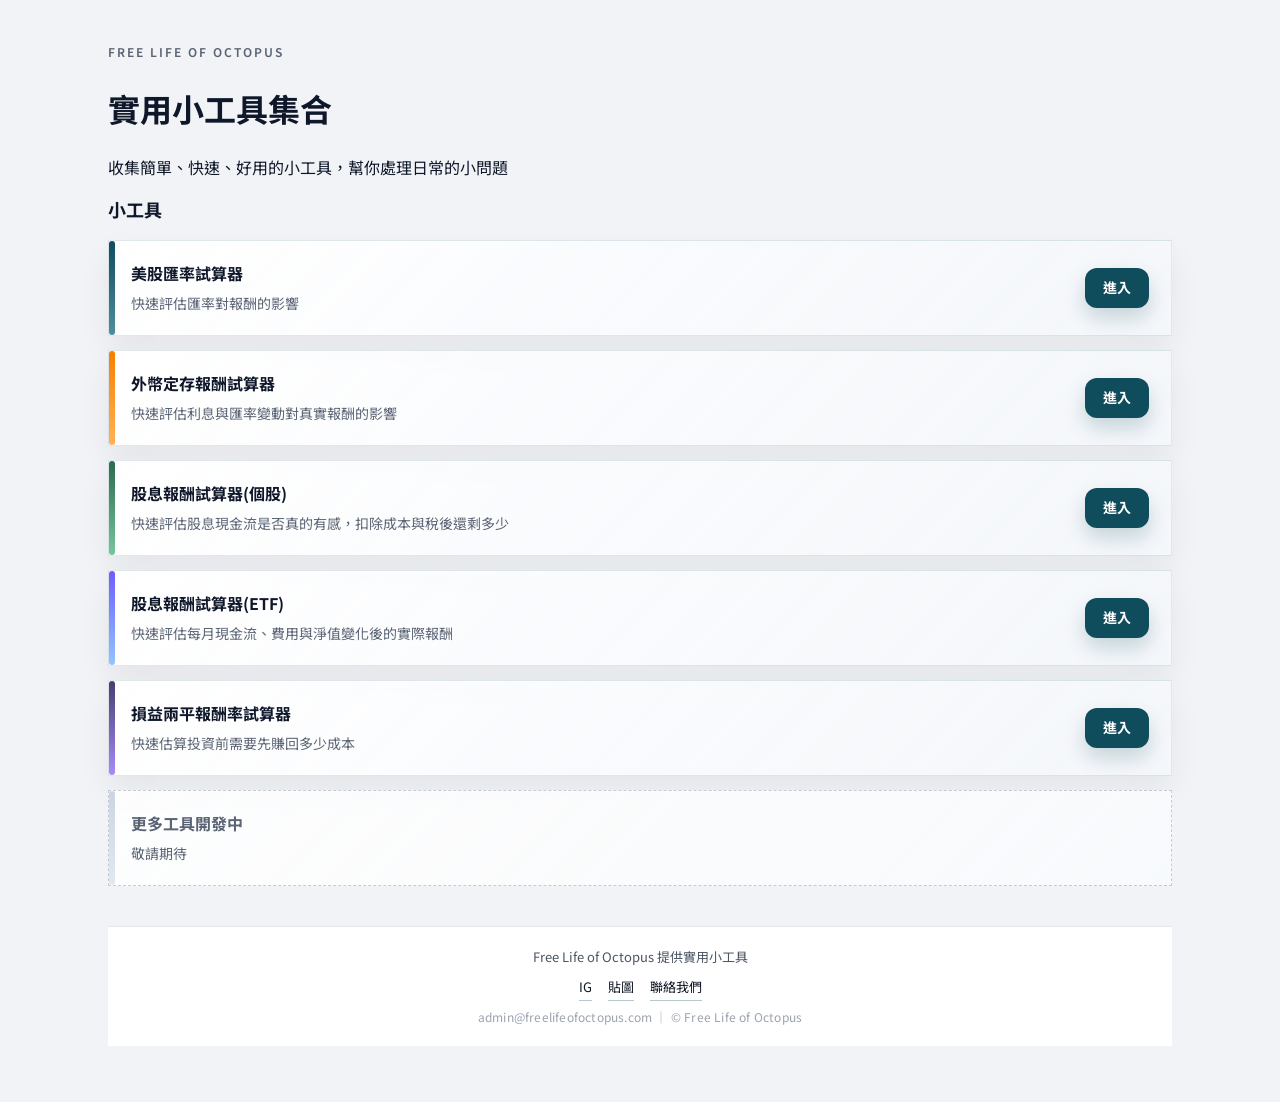
<file: index.html>
﻿<!DOCTYPE html>
<html lang="zh-Hant">
<head>
  <meta charset="UTF-8" />
  <meta name="viewport" content="width=device-width, initial-scale=1.0">

  <title>freelifeofoctopus｜實用小工具集合</title>
  <meta name="description" content="freelifeofoctopus 提供簡單實用的小工具，幫你快速解決日常問題，包含美股匯率試算器、外幣定存報酬試算器、股息報酬試算器、ETF 配息報酬試算器與損益兩平報酬率試算器">
  <meta name="keywords" content="freelifeofoctopus, 小工具, 線上工具, 美股匯率試算器, 外幣定存報酬試算器, 股息報酬試算器, ETF配息報酬試算器, 損益兩平報酬率試算器, 匯率試算, 配息試算, 實用工具">
  <meta name="author" content="Free Life of Octopus">
  <meta name="robots" content="index, follow">

  <link rel="canonical" href="https://freelifeofoctopus.com/">

  <meta property="og:type" content="website">
  <meta property="og:title" content="freelifeofoctopus｜實用小工具集合">
  <meta property="og:description" content="收集各種簡單實用的小工具，幫助你快速完成查詢、試算與判斷">
  <meta property="og:url" content="https://freelifeofoctopus.com/">
  <meta property="og:site_name" content="Free Life of Octopus">
  <meta property="og:locale" content="zh_TW">
  <meta property="og:image" content="https://freelifeofoctopus.com/usdstocktool/assets/images/og-image.png">

  <meta name="twitter:card" content="summary_large_image">
  <meta name="twitter:title" content="freelifeofoctopus｜實用小工具集合">
  <meta name="twitter:description" content="收集各種簡單實用的小工具，包含美股匯率試算器、外幣定存報酬試算器、股息報酬試算器、ETF 配息報酬試算器與損益兩平報酬率試算器">
  <meta name="twitter:image" content="https://freelifeofoctopus.com/usdstocktool/assets/images/og-image.png">

  <link rel="preconnect" href="https://fonts.googleapis.com">
  <link rel="preconnect" href="https://fonts.gstatic.com" crossorigin>
  <link
    href="https://fonts.googleapis.com/css2?family=Noto+Sans+TC:wght@400;500;700&family=Sora:wght@500;600;700&display=swap"
    rel="stylesheet">

  <link rel="stylesheet" href="./assets/css/common.css" />
  <link rel="icon" href="./usdstocktool/assets/images/favicon.ico">
</head>

<body>
  <div class="page">
    <header class="site-header">
      <div>
        <p class="eyebrow">FREE LIFE OF OCTOPUS</p>
        <h1>實用小工具集合</h1>
        <p class="lead">收集簡單、快速、好用的小工具，幫你處理日常的小問題</p>
      </div>
    </header>

    <main>
      <section class="card home-section">
        <h3>小工具</h3>

        <div class="tool-list">
          <div class="card tool-card">
            <div class="tool-card__body">
              <div class="tool-card__title">美股匯率試算器</div>
              <p class="muted tool-card__desc tool-card__desc--tight">
                快速評估匯率對報酬的影響
              </p>
            </div>
            <a class="button" href="usdstocktool/index.html">進入</a>
          </div>

          <div class="card tool-card">
            <div class="tool-card__body">
              <div class="tool-card__title">外幣定存報酬試算器</div>
              <p class="muted tool-card__desc tool-card__desc--tight">
                快速評估利息與匯率變動對真實報酬的影響
              </p>
            </div>
            <a class="button" href="forex-deposit-tool/index.html">進入</a>
          </div>

          <div class="card tool-card">
            <div class="tool-card__body">
              <div class="tool-card__title">股息報酬試算器(個股)</div>
              <p class="muted tool-card__desc tool-card__desc--tight">
                快速評估股息現金流是否真的有感，扣除成本與稅後還剩多少
              </p>
            </div>
            <a class="button" href="dividend-return-calculator/index.html">進入</a>
          </div>

          <div class="card tool-card">
            <div class="tool-card__body">
              <div class="tool-card__title">股息報酬試算器(ETF)</div>
              <p class="muted tool-card__desc tool-card__desc--tight">
                快速評估每月現金流、費用與淨值變化後的實際報酬
              </p>
            </div>
            <a class="button" href="etf-dividend-return-calculator/index.html">進入</a>
          </div>

          <div class="card tool-card">
            <div class="tool-card__body">
              <div class="tool-card__title">損益兩平報酬率試算器</div>
              <p class="muted tool-card__desc tool-card__desc--tight">
                快速估算投資前需要先賺回多少成本
              </p>
            </div>
            <a class="button" href="break-even-return-calculator/index.html">進入</a>
          </div>

          <div class="card tool-card tool-card--disabled">
            <div class="tool-card__body">
              <div class="tool-card__title">更多工具開發中</div>
              <p class="muted tool-card__desc tool-card__desc--tight">
                敬請期待
              </p>
            </div>
          </div>
        </div>
      </section>
    </main>

    <footer class="site-footer">
      <div class="footer-inner">
        <p class="footer-text">
          Free Life of Octopus 提供實用小工具
        </p>

        <nav class="footer-links" aria-label="Footer">
          <a href="https://www.instagram.com/freelifeofoctopus?igsh=cWptYXM2am94bjlo" target="_blank"
            rel="noopener noreferrer">IG</a>
          <a href="https://line.me/S/shop/sticker/author/5177699/new?lang=zh-Hant&utm_source=gnsh_staut" target="_blank"
            rel="noopener noreferrer">貼圖</a>
          <a href="https://mail.google.com/mail/?view=cm&to=admin@freelifeofoctopus.com&su=網站回饋" target="_blank"
            rel="noopener noreferrer">聯絡我們</a>
        </nav>

        <p class="footer-meta">
          admin@freelifeofoctopus.com ｜ © Free Life of Octopus
        </p>
      </div>
    </footer>
  </div>
</body>
</html>
</file>
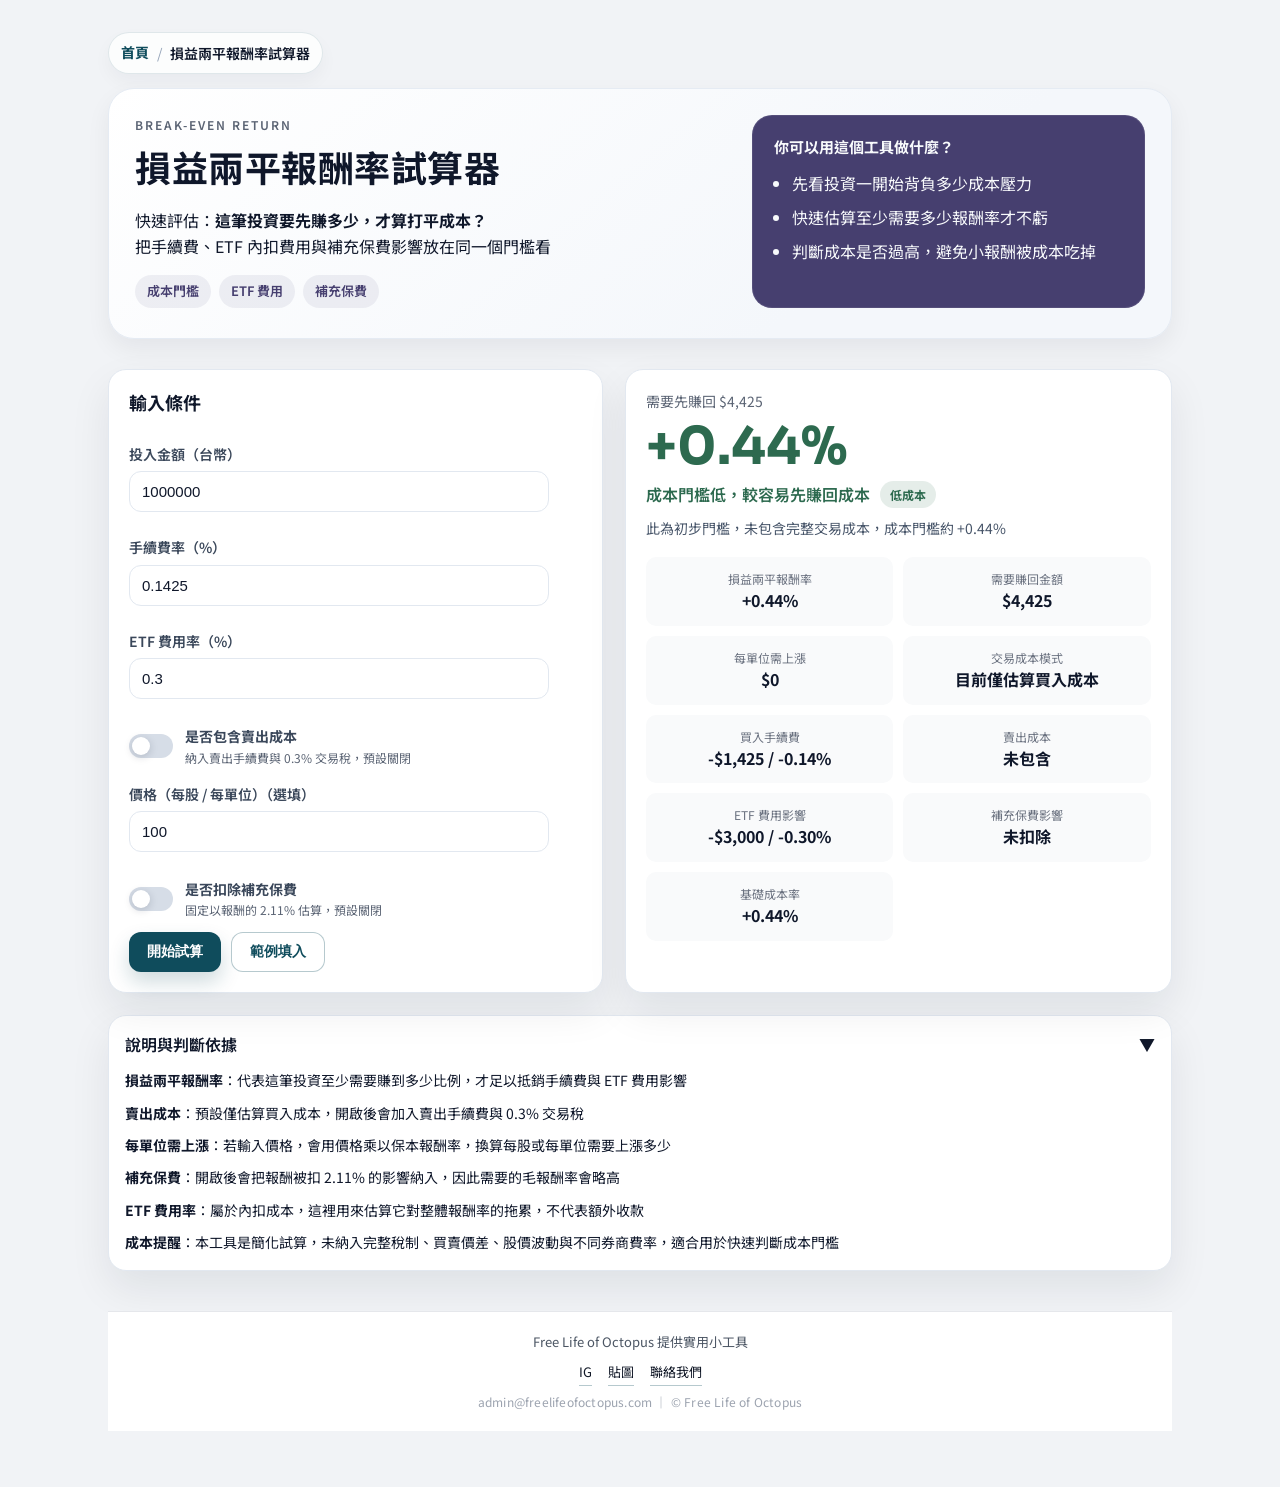
<file: break-even-return-calculator/index.html>
<!DOCTYPE html>
<html lang="zh-Hant">
<head>
    <meta charset="UTF-8" />
    <meta name="viewport" content="width=device-width, initial-scale=1.0">

    <title>損益兩平報酬率試算器｜快速估算要先賺回多少成本</title>
    <meta name="description" content="輸入投入金額、手續費率、ETF 費用率與是否扣除補充保費，快速估算投資前需要先賺回多少報酬率">
    <meta name="keywords" content="損益兩平報酬率, 投資成本, ETF費用率, 手續費試算, 補充保費, 報酬率試算">
    <meta name="author" content="Free Life of Octopus">
    <meta name="robots" content="index, follow">

    <link rel="canonical" href="https://freelifeofoctopus.com/break-even-return-calculator/">

    <meta property="og:type" content="website">
    <meta property="og:title" content="損益兩平報酬率試算器｜快速估算要先賺回多少成本">
    <meta property="og:description" content="快速判斷手續費、ETF 內扣費用與補充保費會讓投資先背上多少報酬壓力">
    <meta property="og:url" content="https://freelifeofoctopus.com/break-even-return-calculator/">
    <meta property="og:site_name" content="Free Life of Octopus">
    <meta property="og:locale" content="zh_TW">
    <meta property="og:image" content="https://freelifeofoctopus.com/usdstocktool/assets/images/og-image.png">

    <meta name="twitter:card" content="summary_large_image">
    <meta name="twitter:title" content="損益兩平報酬率試算器｜快速估算要先賺回多少成本">
    <meta name="twitter:description" content="快速估算投資成本對最低需要報酬率的影響">
    <meta name="twitter:image" content="https://freelifeofoctopus.com/usdstocktool/assets/images/og-image.png">

    <link rel="preconnect" href="https://fonts.googleapis.com">
    <link rel="preconnect" href="https://fonts.gstatic.com" crossorigin>
    <link
        href="https://fonts.googleapis.com/css2?family=Noto+Sans+TC:wght@400;500;700&family=Sora:wght@500;600;700&display=swap"
        rel="stylesheet">

    <link rel="stylesheet" href="../assets/css/common.css" />
    <link rel="stylesheet" href="./assets/css/style.css" />
    <link rel="icon" href="../usdstocktool/assets/images/favicon.ico">
</head>

<body>
    <div class="page">
        <div class="page-nav">
            <nav class="breadcrumb" aria-label="Breadcrumb">
                <a class="breadcrumb__link" href="../index.html">首頁</a>
                <span class="breadcrumb__sep" aria-hidden="true">/</span>
                <span class="breadcrumb__current">損益兩平報酬率試算器</span>
            </nav>
        </div>

        <header class="hero">
            <div class="hero-content">
                <div class="eyebrow">BREAK-EVEN RETURN</div>
                <h1>損益兩平報酬率試算器</h1>
                <p class="lead">
                    快速評估：<strong>這筆投資要先賺多少，才算打平成本？</strong><br />
                    把手續費、ETF 內扣費用與補充保費影響放在同一個門檻看
                </p>
                <div class="hero-tags">
                    <span class="tag">成本門檻</span>
                    <span class="tag">ETF 費用</span>
                    <span class="tag">補充保費</span>
                </div>
            </div>
            <div class="hero-panel">
                <div class="panel-title">你可以用這個工具做什麼？</div>
                <ul class="checklist">
                    <li>先看投資一開始背負多少成本壓力</li>
                    <li>快速估算至少需要多少報酬率才不虧</li>
                    <li>判斷成本是否過高，避免小報酬被成本吃掉</li>
                </ul>
            </div>
        </header>

        <main class="tool-layout">
            <section class="input-panel">
                <h3>輸入條件</h3>

                <div class="field">
                    <label for="twdAmount">投入金額（台幣）</label>
                    <input id="twdAmount" type="number" step="1" placeholder="例如 1000000">
                </div>

                <div class="field">
                    <label for="tradeFeeRate">手續費率（%）</label>
                    <input id="tradeFeeRate" type="number" step="0.0001" value="0.1425" placeholder="預設 0.1425">
                </div>

                <div class="field">
                    <label for="expenseRate">ETF 費用率（%）</label>
                    <input id="expenseRate" type="number" step="0.01" placeholder="例如 0.3">
                </div>

                <label class="toggle-row" for="includeSellCost">
                    <input id="includeSellCost" type="checkbox">
                    <span class="toggle-ui" aria-hidden="true"></span>
                    <span>
                        <span class="toggle-title">是否包含賣出成本</span>
                        <span class="toggle-desc">納入賣出手續費與 0.3% 交易稅，預設關閉</span>
                    </span>
                </label>

                <div class="field">
                    <label for="unitPrice">價格（每股 / 每單位）（選填）</label>
                    <input id="unitPrice" type="number" step="0.01" placeholder="例如 100">
                </div>

                <label class="toggle-row" for="useSupplementalPremium">
                    <input id="useSupplementalPremium" type="checkbox">
                    <span class="toggle-ui" aria-hidden="true"></span>
                    <span>
                        <span class="toggle-title">是否扣除補充保費</span>
                        <span class="toggle-desc">固定以報酬的 2.11% 估算，預設關閉</span>
                    </span>
                </label>

                <div class="btn-row">
                    <button id="calcBtn" type="button">開始試算</button>
                    <button id="demoBtn" type="button">範例填入</button>
                </div>
            </section>

            <section class="result-panel">
                <div class="result-top">
                    <div class="result-summary" id="resultSummary">需要先賺回 --</div>
                    <div class="result-main" id="resultMain">--</div>
                    <div class="result-status-wrap">
                        <div class="result-status" id="resultStatus">請輸入數值</div>
                        <div class="result-badge hidden" id="resultBadge"></div>
                    </div>
                    <p class="result-note" id="resultNote">輸入條件後，這裡會說明成本門檻是否偏高</p>
                </div>

                <div class="result-cards">
                    <div class="card-mini">
                        <div class="label">損益兩平報酬率</div>
                        <div class="value" id="breakEvenRate"></div>
                    </div>
                    <div class="card-mini">
                        <div class="label">需要賺回金額</div>
                        <div class="value" id="requiredReturnAmount"></div>
                    </div>
                    <div class="card-mini">
                        <div class="label">每單位需上漲</div>
                        <div class="value" id="unitPriceRise"></div>
                    </div>
                    <div class="card-mini">
                        <div class="label">交易成本模式</div>
                        <div class="value" id="costMode"></div>
                    </div>
                    <div class="card-mini">
                        <div class="label">買入手續費</div>
                        <div class="value" id="buyFeeImpact"></div>
                    </div>
                    <div class="card-mini">
                        <div class="label">賣出成本</div>
                        <div class="value" id="sellCostImpact"></div>
                    </div>
                    <div class="card-mini">
                        <div class="label">ETF 費用影響</div>
                        <div class="value" id="expenseImpact"></div>
                    </div>
                    <div class="card-mini">
                        <div class="label">補充保費影響</div>
                        <div class="value" id="premiumImpact"></div>
                    </div>
                    <div class="card-mini">
                        <div class="label">基礎成本率</div>
                        <div class="value" id="baseCostRate"></div>
                    </div>
                </div>
            </section>
        </main>

        <section class="guide-panel">
            <div class="guide-header" onclick="toggleGuide()">
                說明與判斷依據
                <span id="guideIcon">▼</span>
            </div>

            <div class="guide-content" id="guideContent">
                <p><strong>損益兩平報酬率</strong>：代表這筆投資至少需要賺到多少比例，才足以抵銷手續費與 ETF 費用影響</p>
                <p><strong>賣出成本</strong>：預設僅估算買入成本，開啟後會加入賣出手續費與 0.3% 交易稅</p>
                <p><strong>每單位需上漲</strong>：若輸入價格，會用價格乘以保本報酬率，換算每股或每單位需要上漲多少</p>
                <p><strong>補充保費</strong>：開啟後會把報酬被扣 2.11% 的影響納入，因此需要的毛報酬率會略高</p>
                <p><strong>ETF 費用率</strong>：屬於內扣成本，這裡用來估算它對整體報酬率的拖累，不代表額外收款</p>
                <p><strong>成本提醒</strong>：本工具是簡化試算，未納入完整稅制、買賣價差、股價波動與不同券商費率，適合用於快速判斷成本門檻</p>
            </div>
        </section>

        <footer class="site-footer">
            <div class="footer-inner">
                <p class="footer-text">
                    Free Life of Octopus 提供實用小工具
                </p>

                <nav class="footer-links" aria-label="Footer">
                    <a href="https://www.instagram.com/freelifeofoctopus?igsh=cWptYXM2am94bjlo" target="_blank"
                        rel="noopener noreferrer">IG</a>
                    <a href="https://line.me/S/shop/sticker/author/5177699/new?lang=zh-Hant&utm_source=gnsh_staut"
                        target="_blank" rel="noopener noreferrer">貼圖</a>
                    <a href="https://mail.google.com/mail/?view=cm&to=admin@freelifeofoctopus.com&su=網站回饋"
                        target="_blank" rel="noopener noreferrer">聯絡我們</a>
                </nav>

                <p class="footer-meta">
                    admin@freelifeofoctopus.com ｜ © Free Life of Octopus
                </p>
            </div>
        </footer>
    </div>

    <script src="./assets/js/logic.js"></script>
    <script src="./assets/js/ui.js"></script>
    <script src="./assets/js/main.js"></script>
</body>
</html>
</file>
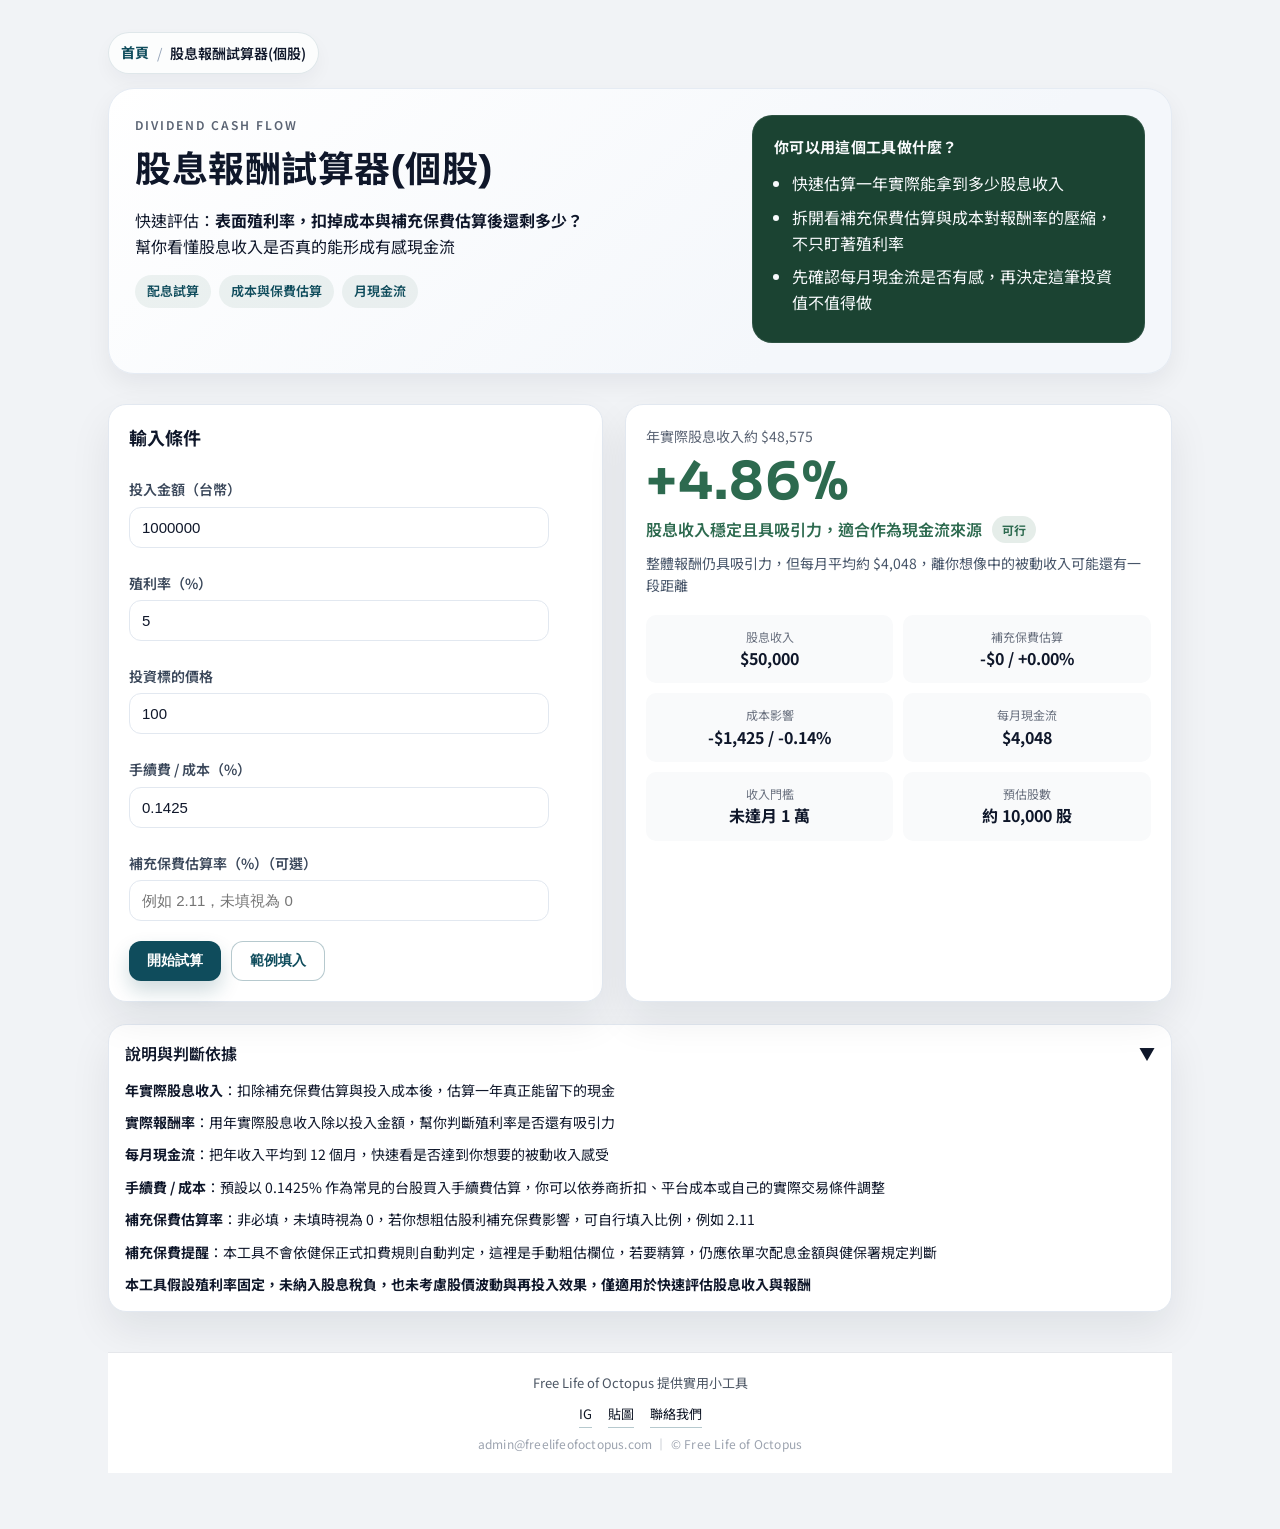
<file: dividend-return-calculator/index.html>
<!DOCTYPE html>
<html lang="zh-Hant">
<head>
    <meta charset="UTF-8" />
    <meta name="viewport" content="width=device-width, initial-scale=1.0">

    <title>股息報酬試算器(個股)｜快速評估現金流是否有感</title>
    <meta name="description" content="輸入投入金額、殖利率、成本與補充保費估算率，快速試算股息投資的年收入、每月現金流與實際報酬率">
    <meta name="keywords" content="股息, 配息, 殖利率, 股息報酬試算器(個股), 現金流, 被動收入, 投資工具">
    <meta name="author" content="Free Life of Octopus">
    <meta name="robots" content="index, follow">

    <link rel="canonical" href="https://freelifeofoctopus.com/dividend-return-calculator/">

    <meta property="og:type" content="website">
    <meta property="og:title" content="股息報酬試算器(個股)｜快速評估現金流是否有感">
    <meta property="og:description" content="不只看表面殖利率，快速判斷扣除成本與補充保費估算後，股息收入是否真的值得投入">
    <meta property="og:url" content="https://freelifeofoctopus.com/dividend-return-calculator/">
    <meta property="og:site_name" content="Free Life of Octopus">
    <meta property="og:locale" content="zh_TW">
    <meta property="og:image" content="https://freelifeofoctopus.com/usdstocktool/assets/images/og-image.png">

    <meta name="twitter:card" content="summary_large_image">
    <meta name="twitter:title" content="股息報酬試算器(個股)｜快速評估現金流是否有感">
    <meta name="twitter:description" content="快速試算股息投資的年收入、每月現金流與實際報酬率">
    <meta name="twitter:image" content="https://freelifeofoctopus.com/usdstocktool/assets/images/og-image.png">

    <link rel="preconnect" href="https://fonts.googleapis.com">
    <link rel="preconnect" href="https://fonts.gstatic.com" crossorigin>
    <link
        href="https://fonts.googleapis.com/css2?family=Noto+Sans+TC:wght@400;500;700&family=Sora:wght@500;600;700&display=swap"
        rel="stylesheet">

    <link rel="stylesheet" href="../assets/css/common.css" />
    <link rel="stylesheet" href="./assets/css/style.css" />
    <link rel="icon" href="../usdstocktool/assets/images/favicon.ico">
</head>

<body>
    <div class="page">
        <div class="page-nav">
            <nav class="breadcrumb" aria-label="Breadcrumb">
                <a class="breadcrumb__link" href="../index.html">首頁</a>
                <span class="breadcrumb__sep" aria-hidden="true">/</span>
                <span class="breadcrumb__current">股息報酬試算器(個股)</span>
            </nav>
        </div>

        <header class="hero">
            <div class="hero-content">
                <div class="eyebrow">DIVIDEND CASH FLOW</div>
                <h1>股息報酬試算器(個股)</h1>
                <p class="lead">
                    快速評估：<strong>表面殖利率，扣掉成本與補充保費估算後還剩多少？</strong><br />
                    幫你看懂股息收入是否真的能形成有感現金流
                </p>
                <div class="hero-tags">
                    <span class="tag">配息試算</span>
                    <span class="tag">成本與保費估算</span>
                    <span class="tag">月現金流</span>
                </div>
            </div>
            <div class="hero-panel">
                <div class="panel-title">你可以用這個工具做什麼？</div>
                <ul class="checklist">
                    <li>快速估算一年實際能拿到多少股息收入</li>
                    <li>拆開看補充保費估算與成本對報酬率的壓縮，不只盯著殖利率</li>
                    <li>先確認每月現金流是否有感，再決定這筆投資值不值得做</li>
                </ul>
            </div>
        </header>

        <main class="tool-layout">
            <section class="input-panel">
                <h3>輸入條件</h3>

                <div class="field">
                    <label for="twdAmount">投入金額（台幣）</label>
                    <input id="twdAmount" type="number" step="1" placeholder="例如 1000000">
                </div>

                <div class="field">
                    <label for="yieldRate">殖利率（%）</label>
                    <input id="yieldRate" type="number" step="0.01" placeholder="例如 5">
                </div>

                <div class="field">
                    <label for="stockPrice">投資標的價格</label>
                    <input id="stockPrice" type="number" step="0.01" placeholder="例如 100">
                </div>

                <div class="field">
                    <label for="feeRate">手續費 / 成本（%）</label>
                    <input id="feeRate" type="number" step="0.0001" value="0.1425" placeholder="預設 0.1425">
                </div>

                <div class="field">
                    <label for="premiumRate">補充保費估算率（%）（可選）</label>
                    <input id="premiumRate" type="number" step="0.01" placeholder="例如 2.11，未填視為 0">
                </div>

                <div class="btn-row">
                    <button id="calcBtn" type="button">開始試算</button>
                    <button id="demoBtn" type="button">範例填入</button>
                </div>
            </section>

            <section class="result-panel">
                <div class="result-top">
                    <div class="result-summary" id="resultSummary">年實際股息收入約 --</div>
                    <div class="result-main" id="resultMain">--</div>
                    <div class="result-status-wrap">
                        <div class="result-status" id="resultStatus">請輸入數值</div>
                        <div class="result-badge hidden" id="resultBadge"></div>
                    </div>
                    <p class="result-note" id="resultNote">每月平均現金流與收入門檻判斷會顯示在這裡</p>
                </div>

                <div class="result-cards">
                    <div class="card-mini">
                        <div class="label">股息收入</div>
                        <div class="value" id="grossDividend"></div>
                    </div>
                    <div class="card-mini">
                        <div class="label">補充保費估算</div>
                        <div class="value" id="premiumImpact"></div>
                    </div>
                    <div class="card-mini">
                        <div class="label">成本影響</div>
                        <div class="value" id="costImpact"></div>
                    </div>
                    <div class="card-mini">
                        <div class="label">每月現金流</div>
                        <div class="value" id="monthlyCashflow"></div>
                    </div>
                    <div class="card-mini">
                        <div class="label">收入門檻</div>
                        <div class="value" id="incomeThreshold"></div>
                    </div>
                    <div class="card-mini">
                        <div class="label">預估股數</div>
                        <div class="value" id="shareEstimate"></div>
                    </div>
                </div>
            </section>
        </main>

        <section class="guide-panel">
            <div class="guide-header" onclick="toggleGuide()">
                說明與判斷依據
                <span id="guideIcon">▼</span>
            </div>

            <div class="guide-content" id="guideContent">
                <p><strong>年實際股息收入</strong>：扣除補充保費估算與投入成本後，估算一年真正能留下的現金</p>
                <p><strong>實際報酬率</strong>：用年實際股息收入除以投入金額，幫你判斷殖利率是否還有吸引力</p>
                <p><strong>每月現金流</strong>：把年收入平均到 12 個月，快速看是否達到你想要的被動收入感受</p>
                <p><strong>手續費 / 成本</strong>：預設以 0.1425% 作為常見的台股買入手續費估算，你可以依券商折扣、平台成本或自己的實際交易條件調整</p>
                <p><strong>補充保費估算率</strong>：非必填，未填時視為 0，若你想粗估股利補充保費影響，可自行填入比例，例如 2.11</p>
                <p><strong>補充保費提醒</strong>：本工具不會依健保正式扣費規則自動判定，這裡是手動粗估欄位，若要精算，仍應依單次配息金額與健保署規定判斷</p>
                <p><strong>本工具假設殖利率固定，未納入股息稅負，也未考慮股價波動與再投入效果，僅適用於快速評估股息收入與報酬</strong></p>
            </div>
        </section>

        <footer class="site-footer">
            <div class="footer-inner">
                <p class="footer-text">
                    Free Life of Octopus 提供實用小工具
                </p>

                <nav class="footer-links" aria-label="Footer">
                    <a href="https://www.instagram.com/freelifeofoctopus?igsh=cWptYXM2am94bjlo" target="_blank"
                        rel="noopener noreferrer">IG</a>
                    <a href="https://line.me/S/shop/sticker/author/5177699/new?lang=zh-Hant&utm_source=gnsh_staut"
                        target="_blank" rel="noopener noreferrer">貼圖</a>
                    <a href="https://mail.google.com/mail/?view=cm&to=admin@freelifeofoctopus.com&su=網站回饋"
                        target="_blank" rel="noopener noreferrer">聯絡我們</a>
                </nav>

                <p class="footer-meta">
                    admin@freelifeofoctopus.com ｜ © Free Life of Octopus
                </p>
            </div>
        </footer>
    </div>

    <script src="./assets/js/logic.js"></script>
    <script src="./assets/js/ui.js"></script>
    <script src="./assets/js/main.js"></script>
</body>
</html>
</file>
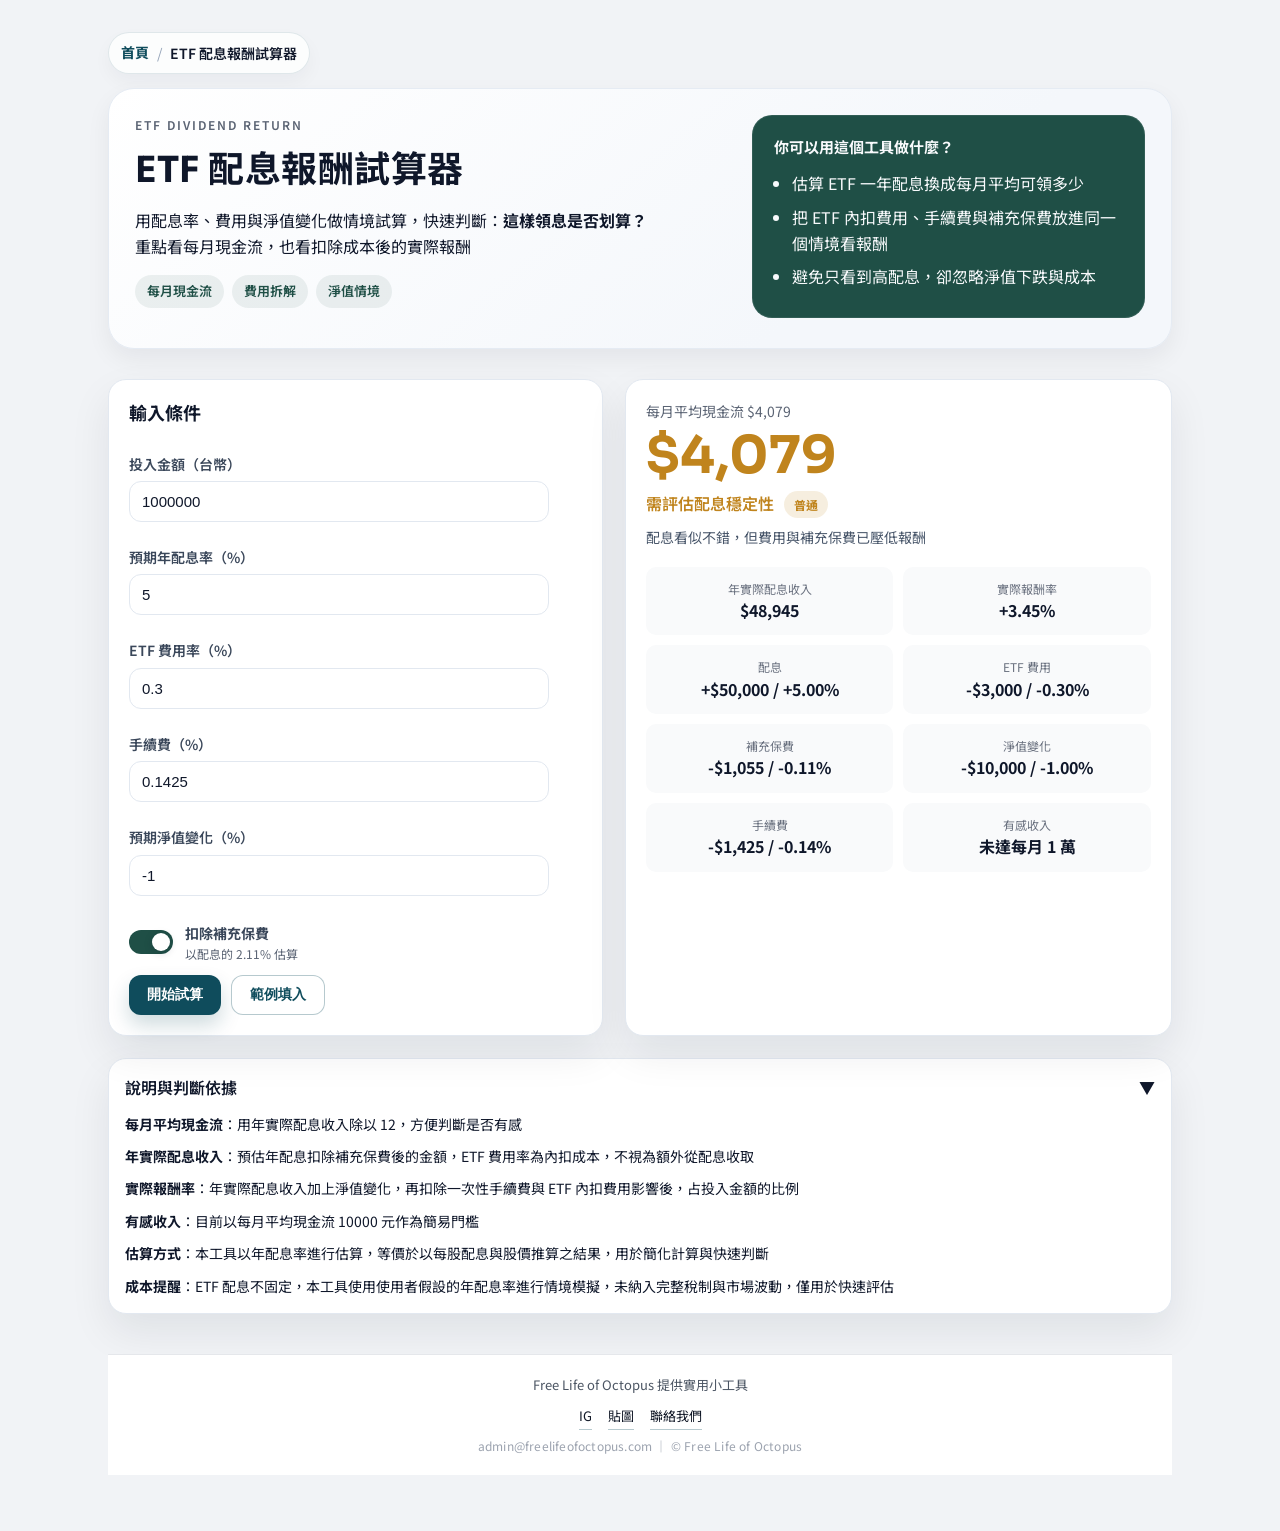
<file: etf-dividend-return-calculator/index.html>
<!DOCTYPE html>
<html lang="zh-Hant">
<head>
    <meta charset="UTF-8" />
    <meta name="viewport" content="width=device-width, initial-scale=1.0">

    <title>ETF 配息報酬試算器｜快速評估現金流與實際報酬</title>
    <meta name="description" content="輸入投入金額、預期年配息率、ETF 費用率與淨值變化，快速試算每月平均現金流與實際報酬率">
    <meta name="keywords" content="ETF配息, 配息報酬, ETF報酬率, 現金流試算, 補充保費, ETF費用率">
    <meta name="author" content="Free Life of Octopus">
    <meta name="robots" content="index, follow">

    <link rel="canonical" href="https://freelifeofoctopus.com/etf-dividend-return-calculator/">

    <meta property="og:type" content="website">
    <meta property="og:title" content="ETF 配息報酬試算器｜快速評估現金流與實際報酬">
    <meta property="og:description" content="快速判斷 ETF 配息情境是否划算，拆開看配息、費用、補充保費與淨值變化">
    <meta property="og:url" content="https://freelifeofoctopus.com/etf-dividend-return-calculator/">
    <meta property="og:site_name" content="Free Life of Octopus">
    <meta property="og:locale" content="zh_TW">
    <meta property="og:image" content="https://freelifeofoctopus.com/usdstocktool/assets/images/og-image.png">

    <meta name="twitter:card" content="summary_large_image">
    <meta name="twitter:title" content="ETF 配息報酬試算器｜快速評估現金流與實際報酬">
    <meta name="twitter:description" content="快速試算 ETF 每月平均現金流、年實際配息收入與實際報酬率">
    <meta name="twitter:image" content="https://freelifeofoctopus.com/usdstocktool/assets/images/og-image.png">

    <link rel="preconnect" href="https://fonts.googleapis.com">
    <link rel="preconnect" href="https://fonts.gstatic.com" crossorigin>
    <link
        href="https://fonts.googleapis.com/css2?family=Noto+Sans+TC:wght@400;500;700&family=Sora:wght@500;600;700&display=swap"
        rel="stylesheet">

    <link rel="stylesheet" href="../assets/css/common.css" />
    <link rel="stylesheet" href="./assets/css/style.css" />
    <link rel="icon" href="../usdstocktool/assets/images/favicon.ico">
</head>

<body>
    <div class="page">
        <div class="page-nav">
            <nav class="breadcrumb" aria-label="Breadcrumb">
                <a class="breadcrumb__link" href="../index.html">首頁</a>
                <span class="breadcrumb__sep" aria-hidden="true">/</span>
                <span class="breadcrumb__current">ETF 配息報酬試算器</span>
            </nav>
        </div>

        <header class="hero">
            <div class="hero-content">
                <div class="eyebrow">ETF DIVIDEND RETURN</div>
                <h1>ETF 配息報酬試算器</h1>
                <p class="lead">
                    用配息率、費用與淨值變化做情境試算，快速判斷：<strong>這樣領息是否划算？</strong><br />
                    重點看每月現金流，也看扣除成本後的實際報酬
                </p>
                <div class="hero-tags">
                    <span class="tag">每月現金流</span>
                    <span class="tag">費用拆解</span>
                    <span class="tag">淨值情境</span>
                </div>
            </div>
            <div class="hero-panel">
                <div class="panel-title">你可以用這個工具做什麼？</div>
                <ul class="checklist">
                    <li>估算 ETF 一年配息換成每月平均可領多少</li>
                    <li>把 ETF 內扣費用、手續費與補充保費放進同一個情境看報酬</li>
                    <li>避免只看到高配息，卻忽略淨值下跌與成本</li>
                </ul>
            </div>
        </header>

        <main class="tool-layout">
            <section class="input-panel">
                <h3>輸入條件</h3>

                <div class="field">
                    <label for="twdAmount">投入金額（台幣）</label>
                    <input id="twdAmount" type="number" step="1" placeholder="例如 1000000">
                </div>

                <div class="field">
                    <label for="dividendRate">預期年配息率（%）</label>
                    <input id="dividendRate" type="number" step="0.01" placeholder="例如 5">
                </div>

                <div class="field optional-grid">
                    <label for="expenseRate">ETF 費用率（%）</label>
                    <input id="expenseRate" type="number" step="0.01" placeholder="例如 0.3">
                </div>

                <div class="field optional-grid">
                    <label for="tradeFeeRate">手續費（%）</label>
                    <input id="tradeFeeRate" type="number" step="0.0001" value="0.1425" placeholder="預設 0.1425">
                </div>

                <div class="field optional-grid">
                    <label for="navChangeRate">預期淨值變化（%）</label>
                    <input id="navChangeRate" type="number" step="0.01" placeholder="例如 -1 或 2">
                </div>

                <label class="toggle-row" for="useSupplementalPremium">
                    <input id="useSupplementalPremium" type="checkbox">
                    <span class="toggle-ui" aria-hidden="true"></span>
                    <span>
                        <span class="toggle-title">扣除補充保費</span>
                        <span class="toggle-desc">以配息的 2.11% 估算</span>
                    </span>
                </label>

                <div class="btn-row">
                    <button id="calcBtn" type="button">開始試算</button>
                    <button id="demoBtn" type="button">範例填入</button>
                </div>
            </section>

            <section class="result-panel">
                <div class="result-top">
                    <div class="result-summary" id="resultSummary">每月平均現金流 --</div>
                    <div class="result-main" id="resultMain">--</div>
                    <div class="result-status-wrap">
                        <div class="result-status" id="resultStatus">請輸入數值</div>
                        <div class="result-badge hidden" id="resultBadge"></div>
                    </div>
                    <p class="result-note" id="resultNote">輸入情境後，這裡會說明配息是否仍有吸引力</p>
                </div>

                <div class="result-cards">
                    <div class="card-mini">
                        <div class="label">年實際配息收入</div>
                        <div class="value" id="netAnnualIncome"></div>
                    </div>
                    <div class="card-mini">
                        <div class="label">實際報酬率</div>
                        <div class="value" id="actualReturnRate"></div>
                    </div>
                    <div class="card-mini">
                        <div class="label">配息</div>
                        <div class="value" id="grossDividend"></div>
                    </div>
                    <div class="card-mini">
                        <div class="label">ETF 費用</div>
                        <div class="value" id="expenseImpact"></div>
                    </div>
                    <div class="card-mini">
                        <div class="label">補充保費</div>
                        <div class="value" id="premiumImpact"></div>
                    </div>
                    <div class="card-mini">
                        <div class="label">淨值變化</div>
                        <div class="value" id="navImpact"></div>
                    </div>
                    <div class="card-mini">
                        <div class="label">手續費</div>
                        <div class="value" id="tradeFeeImpact"></div>
                    </div>
                    <div class="card-mini">
                        <div class="label">有感收入</div>
                        <div class="value" id="incomeSignal"></div>
                    </div>
                </div>
            </section>
        </main>

        <section class="guide-panel">
            <div class="guide-header" onclick="toggleGuide()">
                說明與判斷依據
                <span id="guideIcon">▼</span>
            </div>

            <div class="guide-content" id="guideContent">
                <p><strong>每月平均現金流</strong>：用年實際配息收入除以 12，方便判斷是否有感</p>
                <p><strong>年實際配息收入</strong>：預估年配息扣除補充保費後的金額，ETF 費用率為內扣成本，不視為額外從配息收取</p>
                <p><strong>實際報酬率</strong>：年實際配息收入加上淨值變化，再扣除一次性手續費與 ETF 內扣費用影響後，占投入金額的比例</p>
                <p><strong>有感收入</strong>：目前以每月平均現金流 10000 元作為簡易門檻</p>
                <p><strong>估算方式</strong>：本工具以年配息率進行估算，等價於以每股配息與股價推算之結果，用於簡化計算與快速判斷</p>
                <p><strong>成本提醒</strong>：ETF 配息不固定，本工具使用使用者假設的年配息率進行情境模擬，未納入完整稅制與市場波動，僅用於快速評估</p>
            </div>
        </section>

        <footer class="site-footer">
            <div class="footer-inner">
                <p class="footer-text">
                    Free Life of Octopus 提供實用小工具
                </p>

                <nav class="footer-links" aria-label="Footer">
                    <a href="https://www.instagram.com/freelifeofoctopus?igsh=cWptYXM2am94bjlo" target="_blank"
                        rel="noopener noreferrer">IG</a>
                    <a href="https://line.me/S/shop/sticker/author/5177699/new?lang=zh-Hant&utm_source=gnsh_staut"
                        target="_blank" rel="noopener noreferrer">貼圖</a>
                    <a href="https://mail.google.com/mail/?view=cm&to=admin@freelifeofoctopus.com&su=網站回饋"
                        target="_blank" rel="noopener noreferrer">聯絡我們</a>
                </nav>

                <p class="footer-meta">
                    admin@freelifeofoctopus.com ｜ © Free Life of Octopus
                </p>
            </div>
        </footer>
    </div>

    <script src="./assets/js/logic.js"></script>
    <script src="./assets/js/ui.js"></script>
    <script src="./assets/js/main.js"></script>
</body>
</html>
</file>
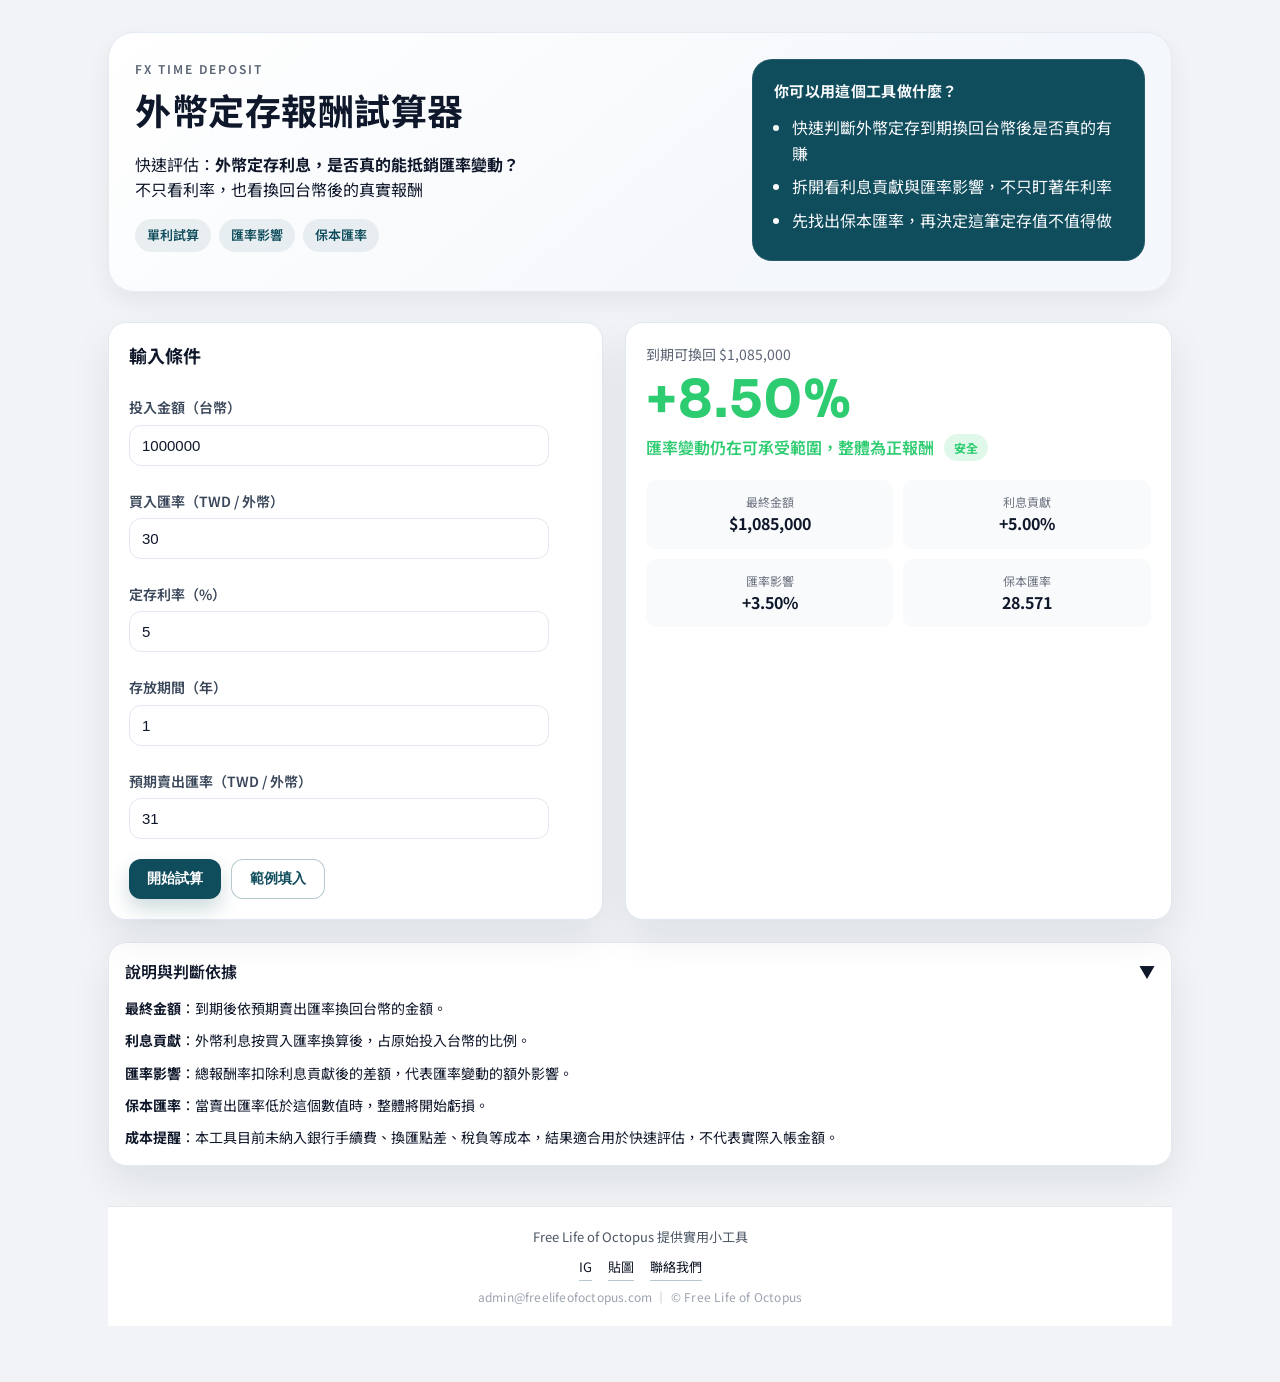
<file: forex-deposit-tool/index.html>
﻿<!DOCTYPE html>
<html lang="zh-Hant">
<head>
    <meta charset="UTF-8" />
    <meta name="viewport" content="width=device-width, initial-scale=1.0">

    <title>外幣定存報酬試算器｜快速評估真實報酬</title>
    <meta name="description" content="輸入投入金額、定存利率與匯率變化，快速試算外幣定存換回台幣後的真實報酬。">
    <meta name="keywords" content="外幣定存, 定存報酬, 匯率試算, 外幣利率, 定存工具, 實際報酬">
    <meta name="author" content="Free Life of Octopus">
    <meta name="robots" content="index, follow">

    <link rel="canonical" href="https://freelifeofoctopus.com/forex-deposit-tool/">

    <meta property="og:type" content="website">
    <meta property="og:title" content="外幣定存報酬試算器｜快速評估真實報酬">
    <meta property="og:description" content="快速判斷匯率是否吃掉外幣定存利息，幫助你評估到期後換回台幣是否真的有賺。">
    <meta property="og:url" content="https://freelifeofoctopus.com/forex-deposit-tool/">
    <meta property="og:site_name" content="Free Life of Octopus">
    <meta property="og:locale" content="zh_TW">
    <meta property="og:image" content="https://freelifeofoctopus.com/usdstocktool/assets/images/og-image.png">

    <meta name="twitter:card" content="summary_large_image">
    <meta name="twitter:title" content="外幣定存報酬試算器｜快速評估真實報酬">
    <meta name="twitter:description" content="快速判斷匯率是否吃掉外幣定存利息。">
    <meta name="twitter:image" content="https://freelifeofoctopus.com/usdstocktool/assets/images/og-image.png">

    <link rel="preconnect" href="https://fonts.googleapis.com">
    <link rel="preconnect" href="https://fonts.gstatic.com" crossorigin>
    <link
        href="https://fonts.googleapis.com/css2?family=Noto+Sans+TC:wght@400;500;700&family=Sora:wght@500;600;700&display=swap"
        rel="stylesheet">

    <link rel="stylesheet" href="../assets/css/common.css" />
    <link rel="stylesheet" href="./assets/css/style.css" />
    <link rel="icon" href="../usdstocktool/assets/images/favicon.ico">
</head>

<body>
    <div class="page">
        <header class="hero">
            <div class="hero-content">
                <div class="eyebrow">FX TIME DEPOSIT</div>
                <h1>外幣定存報酬試算器</h1>
                <p class="lead">
                    快速評估：<strong>外幣定存利息，是否真的能抵銷匯率變動？</strong><br />
                    不只看利率，也看換回台幣後的真實報酬
                </p>
                <div class="hero-tags">
                    <span class="tag">單利試算</span>
                    <span class="tag">匯率影響</span>
                    <span class="tag">保本匯率</span>
                </div>
            </div>
            <div class="hero-panel">
                <div class="panel-title">你可以用這個工具做什麼？</div>
                <ul class="checklist">
                    <li>快速判斷外幣定存到期換回台幣後是否真的有賺</li>
                    <li>拆開看利息貢獻與匯率影響，不只盯著年利率</li>
                    <li>先找出保本匯率，再決定這筆定存值不值得做</li>
                </ul>
            </div>
        </header>

        <main class="tool-layout">
            <section class="input-panel">
                <h3>輸入條件</h3>

                <div class="field">
                    <label for="twdAmount">投入金額（台幣）</label>
                    <input id="twdAmount" type="number" step="1" placeholder="例如 1000000">
                </div>

                <div class="field">
                    <label for="buyRate">買入匯率（TWD / 外幣）</label>
                    <input id="buyRate" type="number" step="0.001" placeholder="例如 30">
                </div>

                <div class="field">
                    <label for="interestRate">定存利率（%）</label>
                    <input id="interestRate" type="number" step="0.01" placeholder="例如 5">
                </div>

                <div class="field">
                    <label for="years">存放期間（年）</label>
                    <input id="years" type="number" step="0.1" placeholder="例如 1">
                </div>

                <div class="field">
                    <label for="sellRate">預期賣出匯率（TWD / 外幣）</label>
                    <input id="sellRate" type="number" step="0.001" placeholder="例如 28 或 31">
                </div>

                <div class="btn-row">
                    <button id="calcBtn" type="button">開始試算</button>
                    <button id="demoBtn" type="button">範例填入</button>
                </div>
            </section>

            <section class="result-panel">
                <div class="result-top">
                    <div class="result-summary" id="resultSummary">到期可換回 --</div>
                    <div class="result-main" id="resultMain">--</div>
                    <div class="result-status-wrap">
                        <div class="result-status" id="resultStatus">請輸入數值</div>
                        <div class="result-badge hidden" id="resultBadge"></div>
                    </div>
                </div>

                <div class="result-cards">
                    <div class="card-mini">
                        <div class="label">最終金額</div>
                        <div class="value" id="finalAmount"></div>
                    </div>
                    <div class="card-mini">
                        <div class="label">利息貢獻</div>
                        <div class="value" id="interestContribution"></div>
                    </div>
                    <div class="card-mini">
                        <div class="label">匯率影響</div>
                        <div class="value" id="fxImpact"></div>
                    </div>
                    <div class="card-mini">
                        <div class="label">保本匯率</div>
                        <div class="value" id="breakEvenRate"></div>
                    </div>
                </div>
            </section>
        </main>

        <section class="guide-panel">
            <div class="guide-header" onclick="toggleGuide()">
                說明與判斷依據
                <span id="guideIcon">▼</span>
            </div>

            <div class="guide-content" id="guideContent">
                <p><strong>最終金額</strong>：到期後依預期賣出匯率換回台幣的金額。</p>
                <p><strong>利息貢獻</strong>：外幣利息按買入匯率換算後，占原始投入台幣的比例。</p>
                <p><strong>匯率影響</strong>：總報酬率扣除利息貢獻後的差額，代表匯率變動的額外影響。</p>
                <p><strong>保本匯率</strong>：當賣出匯率低於這個數值時，整體將開始虧損。</p>
                <p><strong>成本提醒</strong>：本工具目前未納入銀行手續費、換匯點差、稅負等成本，結果適合用於快速評估，不代表實際入帳金額。</p>
            </div>
        </section>

        <footer class="site-footer">
            <div class="footer-inner">
                <p class="footer-text">
                    Free Life of Octopus 提供實用小工具
                </p>

                <nav class="footer-links" aria-label="Footer">
                    <a href="https://www.instagram.com/freelifeofoctopus?igsh=cWptYXM2am94bjlo" target="_blank"
                        rel="noopener noreferrer">IG</a>
                    <a href="https://line.me/S/shop/sticker/author/5177699/new?lang=zh-Hant&utm_source=gnsh_staut"
                        target="_blank" rel="noopener noreferrer">貼圖</a>
                    <a href="https://mail.google.com/mail/?view=cm&to=admin@freelifeofoctopus.com&su=網站回饋"
                        target="_blank" rel="noopener noreferrer">聯絡我們</a>
                </nav>

                <p class="footer-meta">
                    admin@freelifeofoctopus.com ｜ © Free Life of Octopus
                </p>
            </div>
        </footer>
    </div>

    <script src="./assets/js/logic.js"></script>
    <script src="./assets/js/main.js"></script>
    <script src="./assets/js/ui.js"></script>
</body>
</html>
</file>
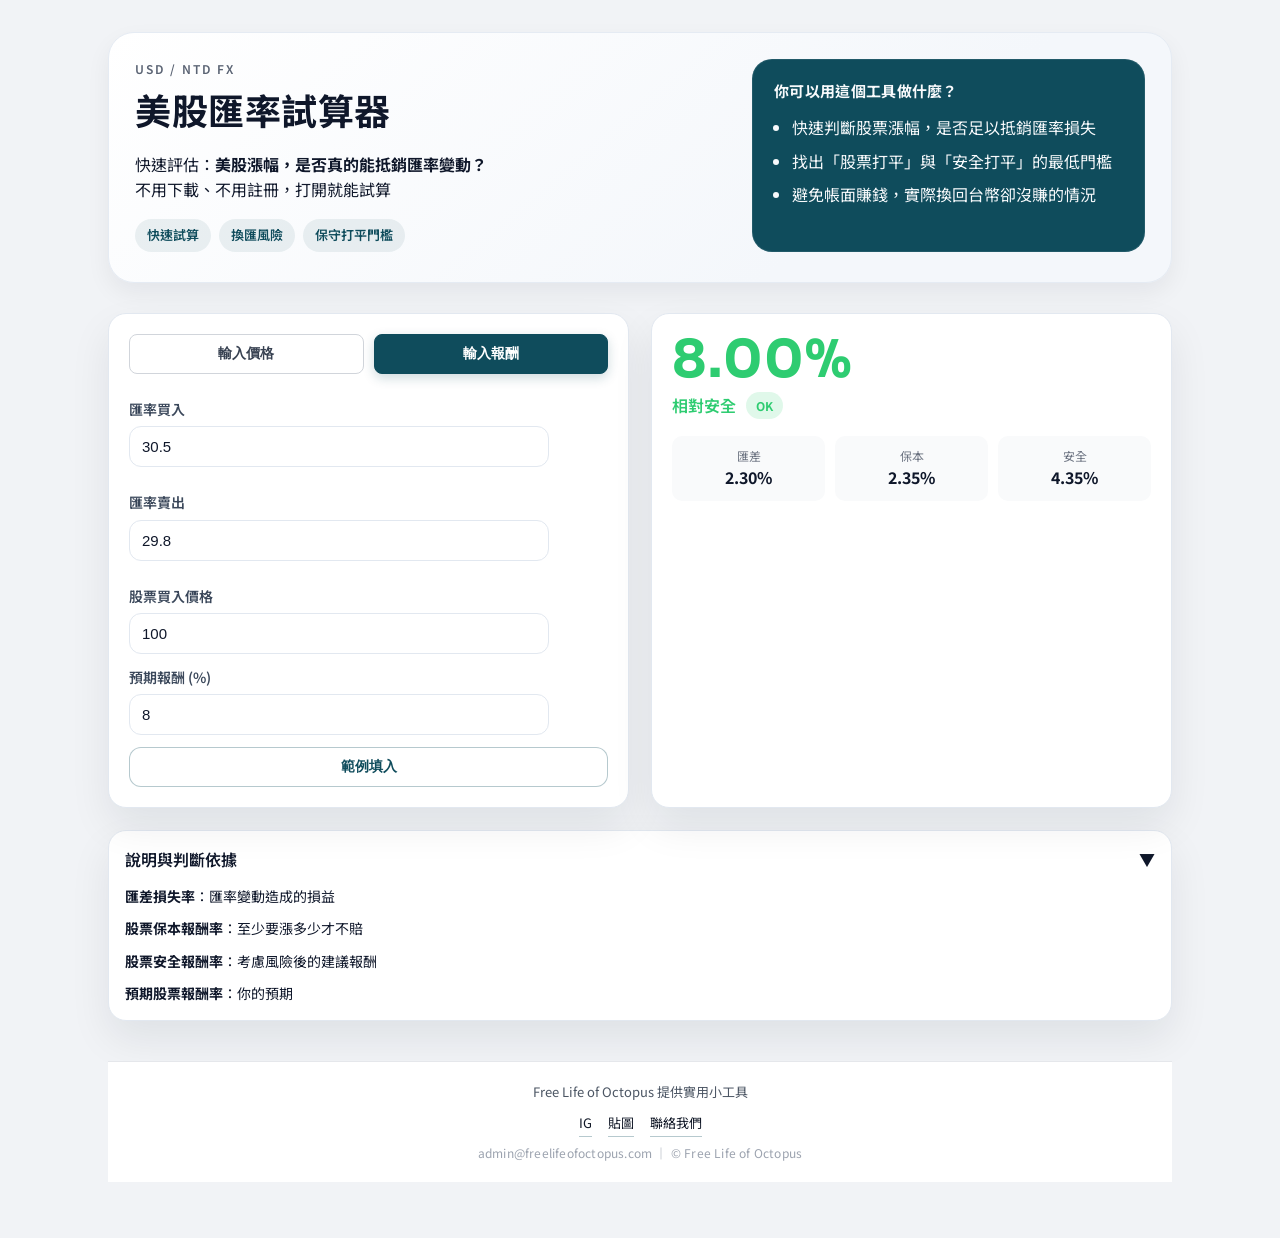
<file: usdstocktool/index.html>
﻿<head>
    <meta charset="UTF-8" />
    <meta name="viewport" content="width=device-width, initial-scale=1.0">

    <title>美股匯率試算器｜快速評估匯率風險</title>
    <meta name="description" content="輸入買入匯率、賣出匯率與股價變化，快速試算美股投資是否真的有賺，避免匯損吃掉獲利。">
    <meta name="keywords" content="美股, 匯率, 試算器, 匯損, 美元, 台幣, 投資報酬, 股票報酬, 美股匯率試算器">
    <meta name="author" content="Free Life of Octopus">
    <meta name="robots" content="index, follow">

    <link rel="canonical" href="https://freelifeofoctopus.com/usdstocktool/">

    <meta property="og:type" content="website">
    <meta property="og:title" content="美股匯率試算器｜快速評估匯率風險">
    <meta property="og:description" content="快速試算匯率是否吃掉你的美股獲利，幫助你判斷是否真的有賺。">
    <meta property="og:url" content="https://freelifeofoctopus.com/usdstocktool/">
    <meta property="og:site_name" content="Free Life of Octopus">
    <meta property="og:locale" content="zh_TW">
    <meta property="og:image" content="https://freelifeofoctopus.com/usdstocktool/assets/images/og-image.png">

    <meta name="twitter:card" content="summary_large_image">
    <meta name="twitter:title" content="美股匯率試算器｜快速評估匯率風險">
    <meta name="twitter:description" content="快速試算匯率是否吃掉你的美股獲利。">
    <meta name="twitter:image" content="https://freelifeofoctopus.com/usdstocktool/assets/images/og-image.png">

    <link rel="preconnect" href="https://fonts.googleapis.com">
    <link rel="preconnect" href="https://fonts.gstatic.com" crossorigin>
    <link
        href="https://fonts.googleapis.com/css2?family=Noto+Sans+TC:wght@400;500;700&family=Sora:wght@500;600;700&display=swap"
        rel="stylesheet">

    <link rel="stylesheet" href="../assets/css/common.css" />
    <link rel="stylesheet" href="./assets/css/style.css" />
    <link rel="icon" href="./assets/images/favicon.ico">
</head>

<body>
    <div class="page">
        <header class="hero">
            <div class="hero-content">
                <div class="eyebrow">USD / NTD FX</div>
                <h1>美股匯率試算器</h1>
                <p class="lead">
                    快速評估：<strong>美股漲幅，是否真的能抵銷匯率變動？</strong><br />
                    不用下載、不用註冊，打開就能試算
                </p>
                <div class="hero-tags">
                    <span class="tag">快速試算</span>
                    <span class="tag">換匯風險</span>
                    <span class="tag">保守打平門檻</span>
                </div>
            </div>
            <div class="hero-panel">
                <div class="panel-title">你可以用這個工具做什麼？</div>
                <ul class="checklist">
                    <li>快速判斷股票漲幅，是否足以抵銷匯率損失</li>
                    <li>找出「股票打平」與「安全打平」的最低門檻</li>
                    <li>避免帳面賺錢，實際換回台幣卻沒賺的情況</li>
                </ul>
            </div>
        </header>

        <main class="tool-layout">
            <section class="input-panel">
                <div class="mode-toggle">
                    <button class="active" type="button" data-mode="price">輸入價格</button>
                    <button type="button" data-mode="percent">輸入報酬</button>
                </div>

                <div class="field">
                    <label>匯率買入</label>
                    <input id="buyRate" type="number" step="0.01" placeholder="例如 30.5">
                </div>

                <div class="field">
                    <label>匯率賣出</label>
                    <input id="sellRate" type="number" step="0.01" placeholder="例如 29.8">
                </div>

                <div id="priceMode">
                    <div class="field">
                        <label>股票買入價格</label>
                        <input id="stockBuy" type="number" step="0.01">
                    </div>
                    <div class="field">
                        <label>股票賣出價格</label>
                        <input id="stockSell" type="number" step="0.01">
                    </div>
                </div>

                <div id="percentMode" class="hidden">
                    <div class="field">
                        <label>股票買入價格</label>
                        <input id="stockBuyPercent" type="number" step="0.01">
                    </div>
                    <div class="field">
                        <label>預期報酬 (%)</label>
                        <input id="stockPercent" type="number" step="0.01">
                    </div>
                </div>

                <button id="demoBtn" type="button">範例填入</button>
            </section>

            <section class="result-panel">
                <div class="result-top">
                    <div class="result-main" id="resultMain">--</div>
                    <div class="result-status-wrap">
                        <div class="result-status" id="resultStatus">請輸入數值</div>
                        <div class="result-badge hidden" id="resultBadge"></div>
                    </div>
                </div>
                <div class="result-cards">
                    <div class="card-mini">
                        <div class="label">匯差</div>
                        <div class="value" id="fxLoss"></div>
                    </div>
                    <div class="card-mini">
                        <div class="label">保本</div>
                        <div class="value" id="breakEven"></div>
                    </div>
                    <div class="card-mini">
                        <div class="label">安全</div>
                        <div class="value" id="safe"></div>
                    </div>
                </div>
            </section>
        </main>

        <section class="guide-panel">
            <div class="guide-header" onclick="toggleGuide()">
                說明與判斷依據
                <span id="guideIcon">▼</span>
            </div>

            <div class="guide-content" id="guideContent">
                <p><strong>匯差損失率</strong>：匯率變動造成的損益</p>
                <p><strong>股票保本報酬率</strong>：至少要漲多少才不賠</p>
                <p><strong>股票安全報酬率</strong>：考慮風險後的建議報酬</p>
                <p><strong>預期股票報酬率</strong>：你的預期</p>
            </div>
        </section>

        <footer class="site-footer">
            <div class="footer-inner">

                <p class="footer-text">
                    Free Life of Octopus 提供實用小工具
                </p>

                <nav class="footer-links" aria-label="Footer">
                    <a href="https://www.instagram.com/freelifeofoctopus?igsh=cWptYXM2am94bjlo" target="_blank"
                        rel="noopener noreferrer">IG</a>
                    <a href="https://line.me/S/shop/sticker/author/5177699/new?lang=zh-Hant&utm_source=gnsh_staut"
                        target="_blank" rel="noopener noreferrer">貼圖</a>
                    <a href="https://mail.google.com/mail/?view=cm&to=admin@freelifeofoctopus.com&su=網站回饋"
                        target="_blank" rel="noopener noreferrer">聯絡我們</a>
                </nav>

                <p class="footer-meta">
                    admin@freelifeofoctopus.com ｜ © Free Life of Octopus
                </p>

            </div>
        </footer>
    </div>

    <script src="./assets/js/logic.js"></script>
    <script src="./assets/js/main.js"></script>
    <script src="./assets/js/ui.js"></script>
</body>
</file>
<file: assets/css/common.css>
﻿/* ==========================
   Design Tokens
============================= */
:root {
    --bg: #f1f3f6;
    --bg-accent: #e8eef5;
    --card: #ffffff;
    --text: #0f172a;
    --muted: #5b6474;
    --line: #e2e8f0;
    --primary: #0f4c5c;
    --primary-dark: #0a3944;
    --accent: #f77f00;
    --shadow: 0 18px 40px rgba(15, 23, 42, 0.08);
    --radius: 18px;
}

/* ==========================
   Reset / Base
============================= */
* {
    box-sizing: border-box;
}

html,
body {
    height: 100%;
}

body {
    margin: 0;
    color: var(--text);
    background: var(--bg);
    font-family: "Noto Sans TC", "Microsoft JhengHei", sans-serif;
    line-height: 1.6;
}

/* ==========================
   Typography
============================= */
h3 {
    margin: 0 0 12px;
    font-size: 18px;
    font-family: "Sora", "Noto Sans TC", sans-serif;
}

p {
    margin: 10px 0;
    color: var(--text);
}

a {
    color: var(--primary);
    text-decoration: none;
    border-bottom: 1px solid rgba(15, 76, 92, 0.3);
    padding-bottom: 2px;
}

a:hover {
    text-decoration: underline;
}

.eyebrow {
    font-size: 12px;
    letter-spacing: 2px;
    text-transform: uppercase;
    color: var(--muted);
    font-weight: 600;
}

.lead {
    margin: 0 0 16px;
    font-size: 16px;
    color: var(--text);
}

.muted {
    color: var(--muted);
    font-size: 14px;
}

/* ==========================
   Utilities
============================= */
.hidden {
    display: none !important;
}

/* ==========================
   Components - Navigation
============================= */
.page-nav {
    margin-bottom: 14px;
}

.breadcrumb {
    display: inline-flex;
    align-items: center;
    gap: 8px;
    padding: 8px 12px;
    border-radius: 999px;
    border: 1px solid rgba(15, 76, 92, 0.12);
    background: rgba(255, 255, 255, 0.8);
    box-shadow: 0 8px 18px rgba(15, 23, 42, 0.04);
    color: var(--muted);
    font-size: 14px;
}

.breadcrumb__link {
    color: var(--primary);
    font-weight: 700;
    text-decoration: none;
    border-bottom: none;
}

.breadcrumb__link:hover {
    text-decoration: underline;
}

.breadcrumb__sep {
    color: #94a3b8;
}

.breadcrumb__current {
    color: var(--text);
    font-weight: 600;
}
/* ==========================
   Layout
============================= */
.page {
    max-width: 1100px;
    margin: 0 auto;
    padding: 32px 18px 56px;
}

.hero {
    display: grid;
    grid-template-columns: minmax(0, 1.2fr) minmax(0, 0.8fr);
    gap: 28px;
    padding: 26px 26px 30px;
    background: linear-gradient(140deg, #ffffff 0%, #f4f7fb 70%);
    border-radius: 26px;
    border: 1px solid #e5ebf3;
    box-shadow: 0 10px 24px rgba(15, 23, 42, 0.06);
    position: relative;
    overflow: hidden;
}

.hero-content h1 {
    font-family: "Sora", "Noto Sans TC", sans-serif;
    font-size: 36px;
    margin: 6px 0 10px;
    letter-spacing: 0.5px;
}

.hero-tags {
    display: flex;
    flex-wrap: wrap;
    gap: 8px;
}

/* ==========================
   Components - Form
============================= */
.field {
    display: grid;
    gap: 6px;
    margin: 12px 0;
}

.field label {
    font-weight: 600;
    font-size: 14px;
    color: #3a475a;
}

input[type="number"],
select {
    width: min(420px, 100%);
    padding: 11px 12px;
    border: 1px solid var(--line);
    border-radius: 12px;
    background: #ffffff;
    color: var(--text);
    outline: none;
    font-size: 15px;
    box-shadow: inset 0 1px 0 rgba(255, 255, 255, 0.6);
}

input[type="number"]:focus,
select:focus {
    border-color: rgba(15, 76, 92, 0.6);
    box-shadow: 0 0 0 3px rgba(15, 76, 92, 0.12);
}

/* ==========================
   Components - Button
============================= */
.btn-row {
    display: flex;
    gap: 10px;
    flex-wrap: wrap;
    margin-top: 8px;
}

button,
.button {
    height: 40px;
    padding: 0 18px;
    border: none;
    border-radius: 12px;
    background: var(--primary);
    color: #fff;
    cursor: pointer;
    font-weight: 700;
    font-size: 14px;
    display: inline-flex;
    align-items: center;
    justify-content: center;
    white-space: nowrap;
    transition: transform 0.2s ease, box-shadow 0.2s ease, background 0.2s ease;
    box-shadow: 0 10px 20px rgba(15, 76, 92, 0.2);
    text-decoration: none;
    border-bottom: none;
}

button:hover,
.button:hover {
    background: var(--primary-dark);
    transform: translateY(-1px);
    text-decoration: none;
}

button:active,
.button:active {
    transform: translateY(0);
}

#demoBtn {
    background: #ffffff;
    color: var(--primary);
    border: 1px solid rgba(15, 76, 92, 0.3);
    box-shadow: none;
}

#demoBtn:hover {
    background: rgba(15, 76, 92, 0.08);
}

/* ==========================
   Components - Footer
============================= */
.site-footer {
    margin-top: 40px;
    padding: 20px 16px;
    border-top: 1px solid #e5e7eb;
    background: #fff;
}

.footer-inner {
    max-width: 900px;
    margin: 0 auto;
    text-align: center;
}

.footer-text {
    margin: 0 0 10px;
    color: #4b5563;
    font-size: 13px;
    line-height: 1.6;
}

.footer-links {
    display: flex;
    justify-content: center;
    flex-wrap: wrap;
    gap: 8px 16px;
    margin-bottom: 6px;
}

.footer-links a {
    color: #111827;
    text-decoration: none;
    font-size: 13px;
    transition: opacity 0.2s ease;
}

.footer-links a:hover {
    opacity: 0.7;
    text-decoration: underline;
}
.footer-meta {
    margin: 0;
    font-size: 12px;
    color: #9ca3af;
    letter-spacing: 0.2px;
}

/* ==========================
   Feature - Tool Card
============================= */
.tool-card {
    display: flex;
    justify-content: space-between;
    align-items: center;
    gap: 18px;
    position: relative;
    overflow: hidden;
    padding: 20px 22px;
    border: 1px solid rgba(15, 76, 92, 0.12);
    background:
        linear-gradient(135deg, rgba(255, 255, 255, 0.98) 0%, rgba(244, 247, 251, 0.92) 100%);
    box-shadow: 0 14px 30px rgba(15, 23, 42, 0.06);
    transition: transform 0.2s ease, box-shadow 0.2s ease, border-color 0.2s ease;
}

.tool-card::before {
    content: "";
    position: absolute;
    inset: 0 auto 0 0;
    width: 6px;
    border-radius: 999px;
    background: linear-gradient(180deg, #0f4c5c 0%, #4f8f9c 100%);
}

.tool-list > .tool-card:nth-child(2)::before {
    background: linear-gradient(180deg, #f77f00 0%, #ffb256 100%);
}

.tool-list > .tool-card:nth-child(3)::before {
    background: linear-gradient(180deg, #2d6a4f 0%, #74c69d 100%);
}

.tool-list > .tool-card:nth-child(4)::before {
    background: linear-gradient(180deg, #6d5dfc 0%, #93c5fd 100%);
}

.tool-list > .tool-card:nth-child(5)::before {
    background: linear-gradient(180deg, #463f6f 0%, #a78bfa 100%);
}

.tool-card:hover {
    transform: translateY(-2px);
    box-shadow: 0 18px 34px rgba(15, 23, 42, 0.09);
    border-color: rgba(15, 76, 92, 0.24);
}

.tool-card__title {
    font-weight: 700;
    font-size: 16px;
    margin-bottom: 2px;
}

.tool-card__desc {
    margin-top: 6px;
}

.tool-card--disabled {
    border-style: dashed;
    border-color: rgba(148, 163, 184, 0.55);
    background:
        linear-gradient(135deg, rgba(255, 255, 255, 0.88) 0%, rgba(248, 250, 252, 0.96) 100%);
    box-shadow: none;
}

.tool-card--disabled .tool-card__title {
    color: var(--muted);
}

.tool-card--disabled::before {
    background: linear-gradient(180deg, #cbd5e1 0%, #e2e8f0 100%);
}

.tool-card--disabled:hover {
    transform: none;
    cursor: default;
    border-color: rgba(148, 163, 184, 0.55);
    box-shadow: none;
}

/* ==========================
   Feature - Home
============================= */
.home-section + .home-section {
    margin-top: 22px;
}

.tool-list {
    display: grid;
    gap: 14px;
    margin-top: 14px;
}

.tool-card__body {
    flex: 1;
}

.tool-card__desc--tight {
    margin: 6px 0 0;
}

/* ==========================
   Animation
============================= */
@keyframes rise {
    from {
        transform: translateY(12px);
        opacity: 0;
    }
    to {
        transform: translateY(0);
        opacity: 1;
    }
}

/* ==========================
   Responsive
============================= */
@media (max-width: 960px) {
    .hero {
        grid-template-columns: 1fr;
    }

    .tool-card {
        align-items: flex-start;
    }
}

@media (max-width: 600px) {
    .page {
        padding: 24px 14px 48px;
    }

    .hero {
        padding: 22px 18px;
    }

    .hero-content h1 {
        font-size: 28px;
    }

    .btn-row {
        flex-direction: column;
    }

    button,
    .button {
        width: 100%;
    }

    input[type="number"],
    select {
        width: 100%;
    }

    .tool-card {
        flex-direction: column;
        align-items: stretch;
    }
}
</file>
<file: break-even-return-calculator/assets/css/style.css>
/* ==========================
   Break-even Return Tool
============================= */
:root {
    --status-red: #d1495b;
    --status-yellow: #c0841d;
    --status-green: #2d6a4f;
}

.hero-panel {
    background: #463f6f;
    color: #f8fafc;
    border-radius: 20px;
    padding: 20px 22px;
    box-shadow: inset 0 0 0 1px rgba(255, 255, 255, 0.08);
}

.panel-title {
    font-size: 15px;
    font-weight: 700;
    margin-bottom: 12px;
}

.tag {
    padding: 6px 12px;
    border-radius: 999px;
    background: rgba(70, 63, 111, 0.08);
    color: #463f6f;
    font-size: 13px;
    font-weight: 600;
}

.checklist {
    margin: 0;
    padding-left: 18px;
}

.checklist li {
    margin: 8px 0;
    color: #f8fafc;
}

.tool-layout {
    display: grid;
    grid-template-columns: minmax(0, 0.95fr) minmax(0, 1.05fr);
    gap: 22px;
    margin-top: 30px;
    align-items: stretch;
}

.input-panel,
.result-panel {
    background: var(--card);
    border-radius: var(--radius);
    border: 1px solid var(--line);
    padding: 20px;
    box-shadow: var(--shadow);
}

.input-panel {
    display: grid;
    align-content: start;
}

.result-panel {
    display: grid;
    align-content: start;
    gap: 18px;
}

.toggle-row {
    display: flex;
    align-items: center;
    gap: 12px;
    margin: 14px 0 4px;
    cursor: pointer;
}

.toggle-row input {
    position: absolute;
    opacity: 0;
    pointer-events: none;
}

.toggle-ui {
    width: 44px;
    height: 24px;
    border-radius: 999px;
    background: #d6dde7;
    position: relative;
    flex: 0 0 auto;
    transition: background 0.2s ease;
}

.toggle-ui::after {
    content: "";
    position: absolute;
    top: 3px;
    left: 3px;
    width: 18px;
    height: 18px;
    border-radius: 50%;
    background: #ffffff;
    box-shadow: 0 2px 8px rgba(15, 23, 42, 0.18);
    transition: transform 0.2s ease;
}

.toggle-row input:checked + .toggle-ui {
    background: #463f6f;
}

.toggle-row input:checked + .toggle-ui::after {
    transform: translateX(20px);
}

.toggle-title {
    display: block;
    font-size: 14px;
    font-weight: 700;
    color: #3a475a;
}

.toggle-desc {
    display: block;
    font-size: 12px;
    color: var(--muted);
}

.result-top {
    display: flex;
    flex-direction: column;
    gap: 8px;
}

.result-summary {
    font-size: 14px;
    color: var(--muted);
}

.result-main {
    font-size: 52px;
    font-weight: 700;
    line-height: 1;
    font-family: "Sora", "Noto Sans TC", sans-serif;
    transition: color 0.2s ease;
}

.result-status-wrap {
    display: flex;
    align-items: center;
    gap: 10px;
    min-height: 28px;
    flex-wrap: wrap;
}

.result-status {
    font-size: 16px;
    font-weight: 600;
}

.result-badge {
    padding: 4px 10px;
    border-radius: 999px;
    font-size: 12px;
    font-weight: 700;
    background: #e5e7eb;
}

.result-note {
    margin: 0;
    color: #475569;
    font-size: 14px;
}

.result-cards {
    display: grid;
    grid-template-columns: repeat(2, minmax(0, 1fr));
    gap: 10px;
}

.card-mini {
    background: #f9fafb;
    border-radius: 10px;
    padding: 12px;
    text-align: center;
}

.card-mini .label {
    font-size: 12px;
    color: #6b7280;
}

.card-mini .value {
    font-size: 16px;
    font-weight: 700;
    word-break: keep-all;
}

.status-green {
    color: var(--status-green);
}

.status-red {
    color: var(--status-red);
}

.status-yellow {
    color: var(--status-yellow);
}

.badge-green {
    background: rgba(45, 106, 79, 0.12);
    color: var(--status-green);
}

.badge-red {
    background: rgba(209, 73, 91, 0.12);
    color: var(--status-red);
}

.badge-yellow {
    background: rgba(192, 132, 29, 0.14);
    color: var(--status-yellow);
}

.guide-panel {
    margin-top: 22px;
    background: var(--card);
    border-radius: var(--radius);
    border: 1px solid var(--line);
    padding: 16px;
    box-shadow: var(--shadow);
}

.guide-header {
    font-weight: 600;
    cursor: pointer;
    display: flex;
    justify-content: space-between;
    align-items: center;
}

.guide-header:hover {
    opacity: 0.7;
}

.guide-content {
    margin-top: 12px;
    font-size: 14px;
    color: #555;
}

.guide-content p:first-child {
    margin-top: 0;
}

.guide-content p:last-child {
    margin-bottom: 0;
}

@media (max-width: 960px) {
    .hero {
        grid-template-columns: 1fr;
    }

    .tool-layout {
        grid-template-columns: 1fr;
    }
}

@media (max-width: 600px) {
    .result-main {
        font-size: 42px;
    }

    .result-cards {
        grid-template-columns: 1fr;
    }
}
</file>
<file: dividend-return-calculator/assets/css/style.css>
/* ==========================
   Dividend Return Tool
============================= */
:root {
    --status-red: #d1495b;
    --status-yellow: #c0841d;
    --status-green: #2d6a4f;
}

/* ==========================
   Hero Support
============================= */
.hero-panel {
    background: #1b4332;
    color: #f8fafc;
    border-radius: 20px;
    padding: 20px 22px;
    box-shadow: inset 0 0 0 1px rgba(255, 255, 255, 0.08);
}

.panel-title {
    font-size: 15px;
    font-weight: 700;
    margin-bottom: 12px;
    letter-spacing: 0.3px;
}

.tag {
    padding: 6px 12px;
    border-radius: 999px;
    background: rgba(45, 106, 79, 0.08);
    color: var(--primary);
    font-size: 13px;
    font-weight: 600;
}

.checklist {
    margin: 0;
    padding-left: 18px;
}

.checklist li {
    margin: 8px 0;
    color: #f8fafc;
}

/* ==========================
   Tool Layout
============================= */
.tool-layout {
    display: grid;
    grid-template-columns: minmax(0, 0.95fr) minmax(0, 1.05fr);
    gap: 22px;
    margin-top: 30px;
    align-items: stretch;
}

.input-panel,
.result-panel {
    background: var(--card);
    border-radius: var(--radius);
    border: 1px solid var(--line);
    padding: 20px;
    box-shadow: var(--shadow);
}

.input-panel {
    display: grid;
    align-content: start;
}

.result-panel {
    display: grid;
    align-content: start;
    gap: 18px;
}

/* ==========================
   Result Summary
============================= */
.result-top {
    display: flex;
    flex-direction: column;
    gap: 8px;
}

.result-summary {
    font-size: 14px;
    color: var(--muted);
}

.result-main {
    font-size: 52px;
    font-weight: 700;
    letter-spacing: 1px;
    line-height: 1;
    font-family: "Sora", "Noto Sans TC", sans-serif;
    transition: color 0.2s ease;
}

.result-status-wrap {
    display: flex;
    align-items: center;
    gap: 10px;
    min-height: 28px;
}

.result-status {
    font-size: 16px;
    font-weight: 600;
}

.result-badge {
    padding: 4px 10px;
    border-radius: 999px;
    font-size: 12px;
    font-weight: 700;
    background: #e5e7eb;
}

.result-note {
    margin: 0;
    color: #475569;
    font-size: 14px;
}

.result-cards {
    display: grid;
    grid-template-columns: repeat(2, minmax(0, 1fr));
    gap: 10px;
}

.card-mini {
    background: #f9fafb;
    border-radius: 10px;
    padding: 12px;
    text-align: center;
}

.card-mini .label {
    font-size: 12px;
    color: #6b7280;
}

.card-mini .value {
    font-size: 16px;
    font-weight: 700;
}

.status-green {
    color: var(--status-green);
}

.status-red {
    color: var(--status-red);
}

.status-yellow {
    color: var(--status-yellow);
}

.badge-green {
    background: rgba(45, 106, 79, 0.12);
    color: var(--status-green);
}

.badge-red {
    background: rgba(209, 73, 91, 0.12);
    color: var(--status-red);
}

.badge-yellow {
    background: rgba(192, 132, 29, 0.14);
    color: var(--status-yellow);
}

/* ==========================
   Guide Panel
============================= */
.guide-panel {
    margin-top: 22px;
    background: var(--card);
    border-radius: var(--radius);
    border: 1px solid var(--line);
    padding: 16px;
    box-shadow: var(--shadow);
}

.guide-header {
    font-weight: 600;
    cursor: pointer;
    display: flex;
    justify-content: space-between;
    align-items: center;
}

.guide-header:hover {
    opacity: 0.7;
}

.guide-content {
    margin-top: 12px;
    font-size: 14px;
    color: #555;
}

.guide-content p:first-child {
    margin-top: 0;
}

.guide-content p:last-child {
    margin-bottom: 0;
}

/* ==========================
   Responsive
============================= */
@media (max-width: 960px) {
    .hero {
        grid-template-columns: 1fr;
    }

    .tool-layout {
        grid-template-columns: 1fr;
    }
}

@media (max-width: 600px) {
    .result-main {
        font-size: 42px;
    }

    .result-cards {
        grid-template-columns: 1fr;
    }
}
</file>
<file: etf-dividend-return-calculator/assets/css/style.css>
/* ==========================
   ETF Dividend Return Tool
============================= */
:root {
    --status-red: #d1495b;
    --status-yellow: #c0841d;
    --status-green: #2d6a4f;
}

/* ==========================
   Hero Support
============================= */
.hero-panel {
    background: #1f4f46;
    color: #f8fafc;
    border-radius: 20px;
    padding: 20px 22px;
    box-shadow: inset 0 0 0 1px rgba(255, 255, 255, 0.08);
}

.panel-title {
    font-size: 15px;
    font-weight: 700;
    margin-bottom: 12px;
}

.tag {
    padding: 6px 12px;
    border-radius: 999px;
    background: rgba(31, 79, 70, 0.08);
    color: #1f4f46;
    font-size: 13px;
    font-weight: 600;
}

.checklist {
    margin: 0;
    padding-left: 18px;
}

.checklist li {
    margin: 8px 0;
    color: #f8fafc;
}

/* ==========================
   Tool Layout
============================= */
.tool-layout {
    display: grid;
    grid-template-columns: minmax(0, 0.95fr) minmax(0, 1.05fr);
    gap: 22px;
    margin-top: 30px;
    align-items: stretch;
}

.input-panel,
.result-panel {
    background: var(--card);
    border-radius: var(--radius);
    border: 1px solid var(--line);
    padding: 20px;
    box-shadow: var(--shadow);
}

.input-panel {
    display: grid;
    align-content: start;
}

.result-panel {
    display: grid;
    align-content: start;
    gap: 18px;
}

.toggle-row {
    display: flex;
    align-items: center;
    gap: 12px;
    margin: 14px 0 4px;
    cursor: pointer;
}

.toggle-row input {
    position: absolute;
    opacity: 0;
    pointer-events: none;
}

.toggle-ui {
    width: 44px;
    height: 24px;
    border-radius: 999px;
    background: #d6dde7;
    position: relative;
    flex: 0 0 auto;
    transition: background 0.2s ease;
}

.toggle-ui::after {
    content: "";
    position: absolute;
    top: 3px;
    left: 3px;
    width: 18px;
    height: 18px;
    border-radius: 50%;
    background: #ffffff;
    box-shadow: 0 2px 8px rgba(15, 23, 42, 0.18);
    transition: transform 0.2s ease;
}

.toggle-row input:checked + .toggle-ui {
    background: #1f4f46;
}

.toggle-row input:checked + .toggle-ui::after {
    transform: translateX(20px);
}

.toggle-title {
    display: block;
    font-size: 14px;
    font-weight: 700;
    color: #3a475a;
}

.toggle-desc {
    display: block;
    font-size: 12px;
    color: var(--muted);
}

/* ==========================
   Result Summary
============================= */
.result-top {
    display: flex;
    flex-direction: column;
    gap: 8px;
}

.result-summary {
    font-size: 14px;
    color: var(--muted);
}

.result-main {
    font-size: 52px;
    font-weight: 700;
    line-height: 1;
    font-family: "Sora", "Noto Sans TC", sans-serif;
    transition: color 0.2s ease;
}

.result-status-wrap {
    display: flex;
    align-items: center;
    gap: 10px;
    min-height: 28px;
    flex-wrap: wrap;
}

.result-status {
    font-size: 16px;
    font-weight: 600;
}

.result-badge {
    padding: 4px 10px;
    border-radius: 999px;
    font-size: 12px;
    font-weight: 700;
    background: #e5e7eb;
}

.result-note {
    margin: 0;
    color: #475569;
    font-size: 14px;
}

.result-cards {
    display: grid;
    grid-template-columns: repeat(2, minmax(0, 1fr));
    gap: 10px;
}

.card-mini {
    background: #f9fafb;
    border-radius: 10px;
    padding: 12px;
    text-align: center;
}

.card-mini .label {
    font-size: 12px;
    color: #6b7280;
}

.card-mini .value {
    font-size: 16px;
    font-weight: 700;
    word-break: keep-all;
}

.status-green {
    color: var(--status-green);
}

.status-red {
    color: var(--status-red);
}

.status-yellow {
    color: var(--status-yellow);
}

.badge-green {
    background: rgba(45, 106, 79, 0.12);
    color: var(--status-green);
}

.badge-red {
    background: rgba(209, 73, 91, 0.12);
    color: var(--status-red);
}

.badge-yellow {
    background: rgba(192, 132, 29, 0.14);
    color: var(--status-yellow);
}

/* ==========================
   Guide Panel
============================= */
.guide-panel {
    margin-top: 22px;
    background: var(--card);
    border-radius: var(--radius);
    border: 1px solid var(--line);
    padding: 16px;
    box-shadow: var(--shadow);
}

.guide-header {
    font-weight: 600;
    cursor: pointer;
    display: flex;
    justify-content: space-between;
    align-items: center;
}

.guide-header:hover {
    opacity: 0.7;
}

.guide-content {
    margin-top: 12px;
    font-size: 14px;
    color: #555;
}

.guide-content p:first-child {
    margin-top: 0;
}

.guide-content p:last-child {
    margin-bottom: 0;
}

/* ==========================
   Responsive
============================= */
@media (max-width: 960px) {
    .hero {
        grid-template-columns: 1fr;
    }

    .tool-layout {
        grid-template-columns: 1fr;
    }
}

@media (max-width: 600px) {
    .result-main {
        font-size: 42px;
    }

    .result-cards {
        grid-template-columns: 1fr;
    }
}
</file>
<file: forex-deposit-tool/assets/css/style.css>
﻿/* ==========================
   Forex Deposit Tool
============================= */
:root {
    --status-red: #e74c3c;
    --status-yellow: #f1c40f;
    --status-green: #2ecc71;
}

/* ==========================
   Hero Support
============================= */
.hero-panel {
    background: #0f4c5c;
    color: #f8fafc;
    border-radius: 20px;
    padding: 20px 22px;
    box-shadow: inset 0 0 0 1px rgba(255, 255, 255, 0.08);
}

.panel-title {
    font-size: 15px;
    font-weight: 700;
    margin-bottom: 12px;
    letter-spacing: 0.3px;
}

.tag {
    padding: 6px 12px;
    border-radius: 999px;
    background: rgba(15, 76, 92, 0.08);
    color: var(--primary);
    font-size: 13px;
    font-weight: 600;
}

.checklist {
    margin: 0;
    padding-left: 18px;
}

.checklist li {
    margin: 8px 0;
    color: #f8fafc;
}

/* ==========================
   Tool Layout
============================= */
.tool-layout {
    display: grid;
    grid-template-columns: minmax(0, 0.95fr) minmax(0, 1.05fr);
    gap: 22px;
    margin-top: 30px;
    align-items: stretch;
}

.input-panel,
.result-panel {
    background: var(--card);
    border-radius: var(--radius);
    border: 1px solid var(--line);
    padding: 20px;
    box-shadow: var(--shadow);
}

.input-panel {
    display: grid;
    align-content: start;
}

.result-panel {
    display: grid;
    align-content: start;
    gap: 18px;
}

/* ==========================
   Result Summary
============================= */
.result-top {
    display: flex;
    flex-direction: column;
    gap: 8px;
}

.result-summary {
    font-size: 14px;
    color: var(--muted);
}

.result-main {
    font-size: 52px;
    font-weight: 700;
    letter-spacing: 1px;
    line-height: 1;
    font-family: "Sora", "Noto Sans TC", sans-serif;
    transition: color 0.2s ease;
}

.result-status-wrap {
    display: flex;
    align-items: center;
    gap: 10px;
    min-height: 28px;
}

.result-status {
    font-size: 16px;
    font-weight: 600;
}

.result-badge {
    padding: 4px 10px;
    border-radius: 999px;
    font-size: 12px;
    font-weight: 700;
    background: #e5e7eb;
}

.result-cards {
    display: grid;
    grid-template-columns: repeat(2, minmax(0, 1fr));
    gap: 10px;
}

.card-mini {
    background: #f9fafb;
    border-radius: 10px;
    padding: 12px;
    text-align: center;
}

.card-mini .label {
    font-size: 12px;
    color: #6b7280;
}

.card-mini .value {
    font-size: 16px;
    font-weight: 700;
}

.status-green {
    color: var(--status-green);
}

.status-red {
    color: var(--status-red);
}

.status-yellow {
    color: var(--status-yellow);
}

.badge-green {
    background: rgba(46, 204, 113, 0.15);
    color: var(--status-green);
}

.badge-red {
    background: rgba(231, 76, 60, 0.15);
    color: var(--status-red);
}

.badge-yellow {
    background: rgba(241, 196, 15, 0.15);
    color: #b45309;
}

/* ==========================
   Guide Panel
============================= */
.guide-panel {
    margin-top: 22px;
    background: var(--card);
    border-radius: var(--radius);
    border: 1px solid var(--line);
    padding: 16px;
    box-shadow: var(--shadow);
}

.guide-header {
    font-weight: 600;
    cursor: pointer;
    display: flex;
    justify-content: space-between;
    align-items: center;
}

.guide-header:hover {
    opacity: 0.7;
}

.guide-content {
    margin-top: 12px;
    font-size: 14px;
    color: #555;
}

.guide-content p:first-child {
    margin-top: 0;
}

.guide-content p:last-child {
    margin-bottom: 0;
}

/* ==========================
   Responsive
============================= */
@media (max-width: 960px) {
    .hero {
        grid-template-columns: 1fr;
    }

    .tool-layout {
        grid-template-columns: 1fr;
    }
}

@media (max-width: 600px) {
    .result-main {
        font-size: 42px;
    }

    .result-cards {
        grid-template-columns: 1fr;
    }
}
</file>
<file: usdstocktool/assets/css/style.css>
﻿/* ==========================
   USD Stock Tool
============================= */
:root {
--status-red: #e74c3c;
    --status-yellow: #f1c40f;
    --status-green: #2ecc71;
    --status-neutral: #cbd5e1;
    --status-ring: rgba(15, 23, 42, 0.08);
}

/* ==========================
   Tool Utilities
============================= */
.muted-555 {
    color: #556070;
    font-size: 14px;
}

.flex-center {
    display: flex;
    align-items: center;
    gap: 10px;
}

.title-inline {
    margin: 0;
    line-height: 1;
    display: flex;
    align-items: center;
}

/* ==========================
   Legacy Layout
============================= */
.content-grid {
    display: grid;
    grid-template-columns: minmax(0, 1fr) minmax(0, 1fr);
    grid-template-areas:
        "rate result"
        "mode guide";
    gap: 22px;
    margin-top: 30px;
    align-items: stretch;
}

.card-rate {
    grid-area: rate;
}

.card-result {
    grid-area: result;
}

.card-mode {
    grid-area: mode;
}

.card-guide {
    grid-area: guide;
}

/* ==========================
   Legacy Card UI
============================= */
.card {
    background: var(--card);
    border-radius: var(--radius);
    border: 1px solid var(--line);
    padding: 18px 20px;
    box-shadow: var(--shadow);
    animation: rise 0.5s ease both;
    height: 100%;
}

.card.highlight {
    border: 1px solid rgba(15, 76, 92, 0.25);
    background: linear-gradient(180deg, #ffffff 0%, #f9fbfd 100%);
}

.card-header {
    cursor: pointer;
    user-select: none;
    display: flex;
    align-items: center;
    gap: 8px;
    transition: opacity 0.2s ease;
}

.card-header:hover {
    opacity: 0.7;
}

.card-content {
    max-height: 1000px;
    overflow: hidden;
    transition: max-height 0.3s ease, opacity 0.3s ease;
    opacity: 1;
}

.card.collapsed .card-content {
    max-height: 0;
    opacity: 0;
}

.collapse-icon {
    display: inline-block;
    font-size: 18px;
    font-weight: bold;
    transition: transform 0.3s ease;
    line-height: 1;
}

.card.collapsed .collapse-icon {
    transform: rotate(-90deg);
}

.hero-panel {
    background: #0f4c5c;
    color: #f8fafc;
    border-radius: 20px;
    padding: 20px 22px;
    box-shadow: inset 0 0 0 1px rgba(255, 255, 255, 0.08);
}

.panel-title {
    font-size: 15px;
    font-weight: 700;
    margin-bottom: 12px;
    letter-spacing: 0.3px;
}

.tag {
    padding: 6px 12px;
    border-radius: 999px;
    background: rgba(15, 76, 92, 0.08);
    color: var(--primary);
    font-size: 13px;
    font-weight: 600;
}

.checklist {
    margin: 0;
    padding-left: 18px;
}

.checklist li {
    margin: 8px 0;
    color: #f8fafc;
}

/* ==========================
   Legacy Form Bits
============================= */
.field-group {
    margin-top: 12px;
    display: grid;
    gap: 6px;
}

.hint {
    margin-top: 6px;
    font-size: 13px;
    color: var(--muted);
}

/* ==========================
   Components - Result / Status
============================= */
#result {
    margin-top: 12px;
    padding: 14px 16px;
    border: 1px dashed rgba(15, 76, 92, 0.3);
    background: #f8fafc;
    border-radius: 14px;
    white-space: pre-wrap;
    word-break: break-word;
    min-height: 90px;
    font-family: "Sora", "Noto Sans TC", sans-serif;
    font-size: 14px;
}

.status-list {
    list-style: none;
    padding: 0;
    margin: 8px 0 0;
    color: #3a475a;
}

.status-list li {
    display: flex;
    align-items: center;
    gap: 8px;
    margin: 8px 0;
    font-size: 14px;
}

.status-dot {
    width: 12px;
    height: 12px;
    border-radius: 999px;
    display: inline-block;
    background: var(--status-neutral);
    box-sizing: border-box;
    border: 2px solid var(--status-ring);
}

.status-dot--lg {
    width: 14px;
    height: 14px;
    border-width: 3px;
}

.status-dot--sm {
    width: 10px;
    height: 10px;
    border-width: 2px;
}

.status-dot.is-red {
    background: var(--status-red);
}

.status-dot.is-yellow {
    background: var(--status-yellow);
}

.status-dot.is-green {
    background: var(--status-green);
}

/* ==========================
   Legacy Responsive
============================= */
@media (max-width: 960px) {
.content-grid {
        grid-template-columns: 1fr;
        grid-template-areas:
            "rate"
            "mode"
            "result"
            "guide";
    }
}

/* ==========================
   Tool Layout
============================= */
.tool-layout {
    display: grid;
    grid-template-columns: 1fr 1fr;
    gap: 22px;
    margin-top: 30px;
    align-items: stretch;
}

.input-panel,
.result-panel {
    background: var(--card);
    border-radius: var(--radius);
    border: 1px solid var(--line);
    padding: 20px;
    box-shadow: var(--shadow);
}

.input-panel {
    display: grid;
    align-content: start;
}

.result-panel {
    display: grid;
    align-content: start;
    gap: 16px;
}

/* ==========================
   Mode Toggle
============================= */
.mode-toggle {
    display: grid;
    grid-template-columns: repeat(2, minmax(0, 1fr));
    gap: 10px;
    margin-bottom: 12px;
}

.mode-toggle button {
    padding: 10px;
    border-radius: 8px;
    border: 1px solid #d1d5db;
    background: #ffffff;
    color: #374151;
    transition: all 0.2s ease;
    box-shadow: none;
}

.mode-toggle button:hover {
    background: #f9fafb;
}

.mode-toggle button.active {
    background: var(--primary);
    color: #fff;
    border-color: var(--primary);
    box-shadow: 0 4px 12px rgba(15, 76, 92, 0.2);
}

/* ==========================
   Guide Panel
============================= */
.guide-panel {
    margin-top: 22px;
    background: var(--card);
    border-radius: var(--radius);
    border: 1px solid var(--line);
    padding: 16px;
    box-shadow: var(--shadow);
}

.guide-header {
    font-weight: 600;
    cursor: pointer;
    display: flex;
    justify-content: space-between;
    align-items: center;
}

.guide-header:hover {
    opacity: 0.7;
}

.guide-content {
    margin-top: 12px;
    font-size: 14px;
    color: #555;
}

.guide-content p:first-child {
    margin-top: 0;
}

.guide-content p:last-child {
    margin-bottom: 0;
}

/* ==========================
   Result Summary
============================= */
.result-top {
    display: flex;
    flex-direction: column;
    gap: 6px;
}

.result-main {
    font-size: 52px;
    font-weight: 700;
    letter-spacing: 1px;
    line-height: 1;
    font-family: "Sora", "Noto Sans TC", sans-serif;
    transition: color 0.2s ease;
}

.result-status-wrap {
    display: flex;
    align-items: center;
    gap: 10px;
    min-height: 28px;
}

.result-status {
    font-size: 16px;
    font-weight: 600;
}

.result-badge {
    padding: 4px 10px;
    border-radius: 999px;
    font-size: 12px;
    font-weight: 700;
    background: #e5e7eb;
}

.result-cards {
    display: grid;
    grid-template-columns: repeat(3, minmax(0, 1fr));
    gap: 10px;
}

.card-mini {
    background: #f9fafb;
    border-radius: 10px;
    padding: 10px;
    text-align: center;
}

.card-mini .label {
    font-size: 12px;
    color: #6b7280;
}

.card-mini .value {
    font-size: 16px;
    font-weight: 700;
}

.status-green {
    color: var(--status-green);
}
.status-red {
    color: var(--status-red);
}
.status-yellow {
    color: var(--status-yellow);
}

.badge-green {
    background: rgba(46, 204, 113, 0.15);
    color: var(--status-green);
}
.badge-red {
    background: rgba(231, 76, 60, 0.15);
    color: var(--status-red);
}
.badge-yellow {
    background: rgba(241, 196, 15, 0.15);
    color: #b45309;
}

/* ==========================
   Responsive - Tool Layout
============================= */
@media (max-width: 768px) {
    .tool-layout {
        grid-template-columns: 1fr;
    }
}

@media (max-width: 600px) {
    .mode-toggle button {
        padding: 12px;
        font-size: 14px;
    }

    .result-main {
        font-size: 42px;
    }
}
</file>
